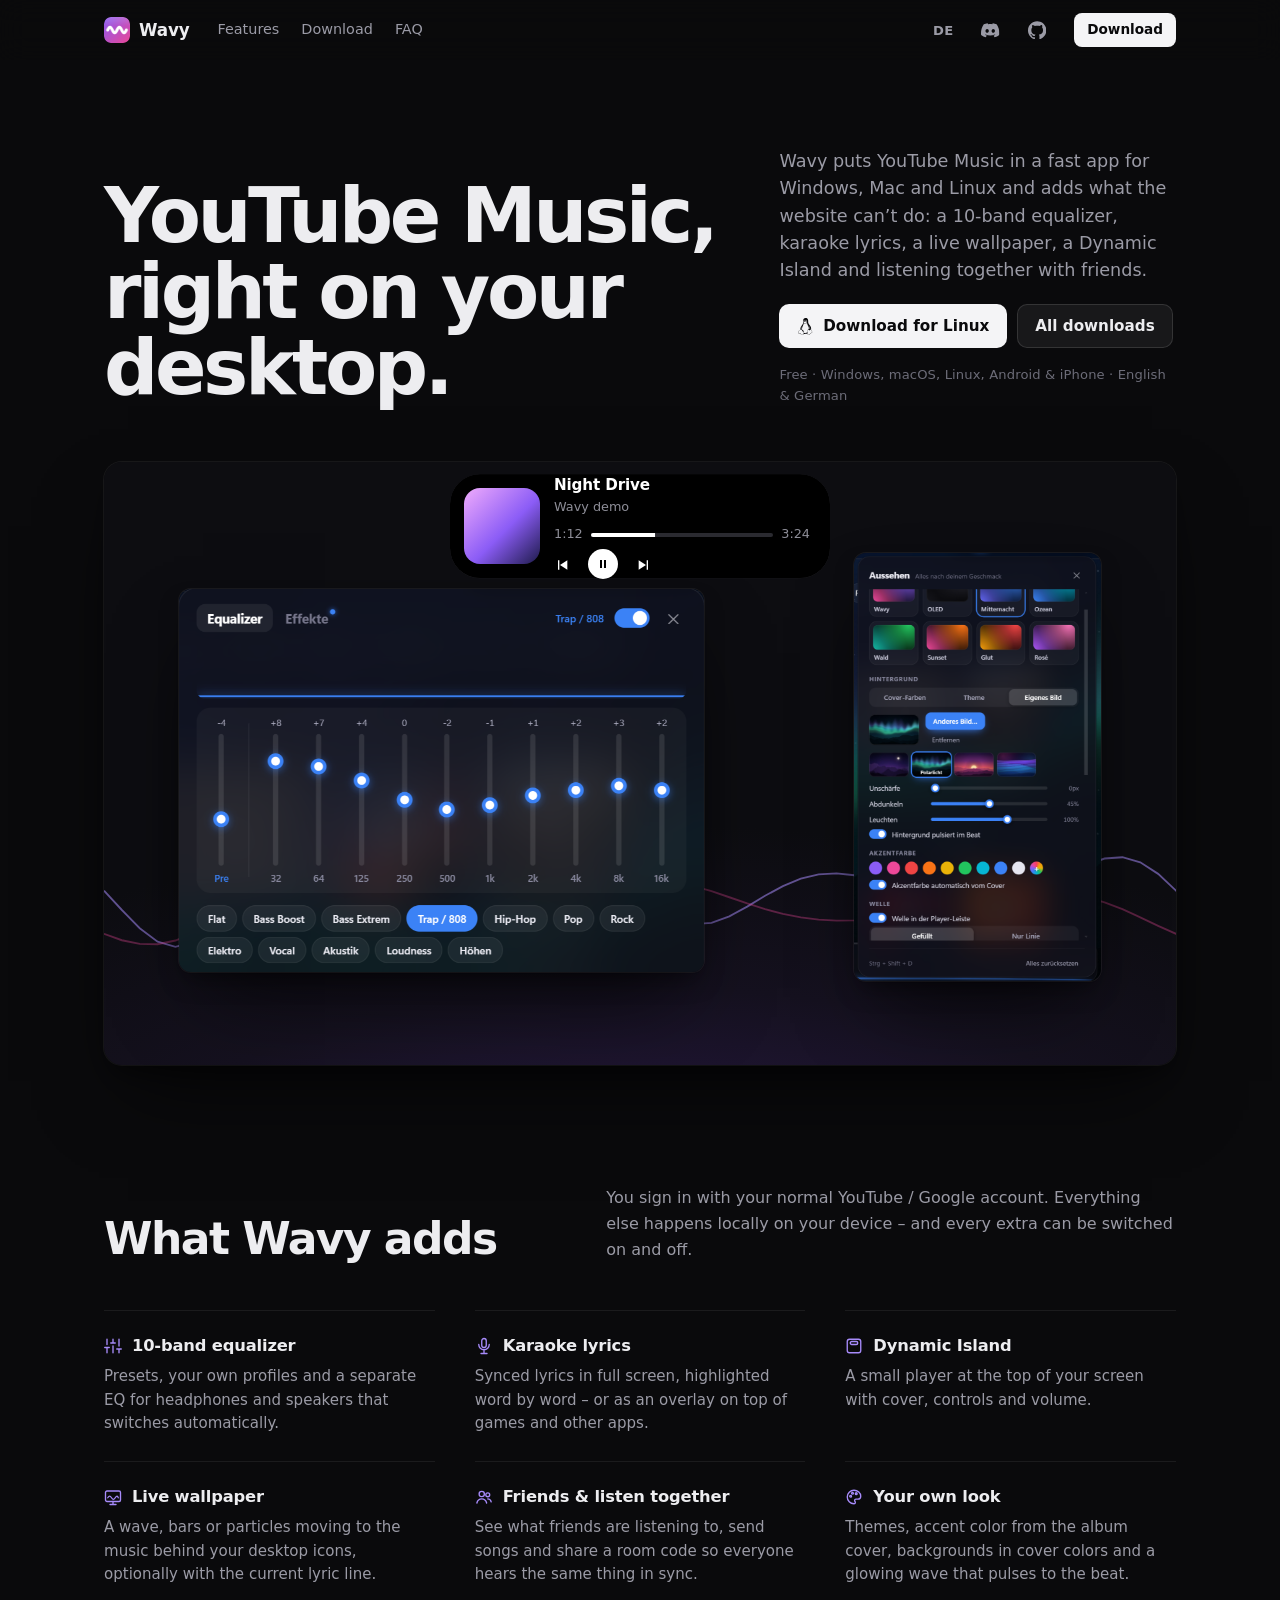
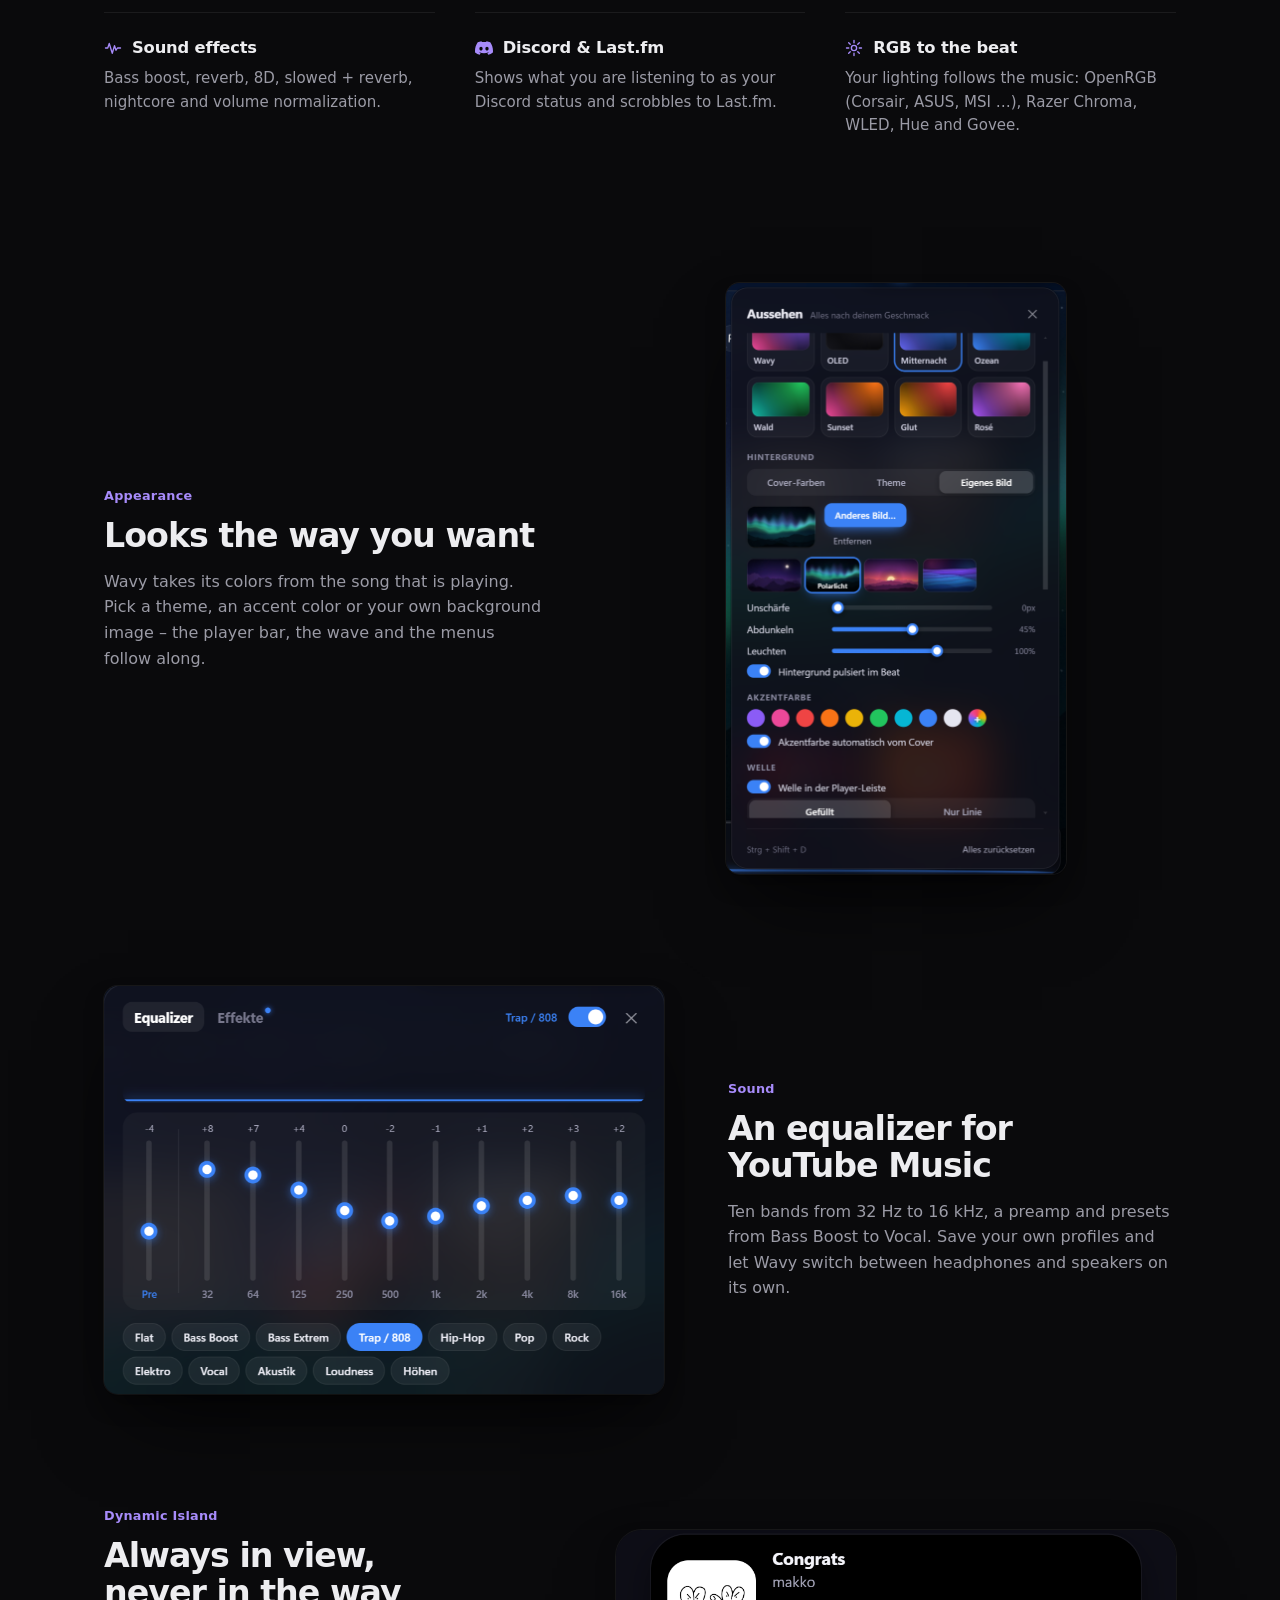
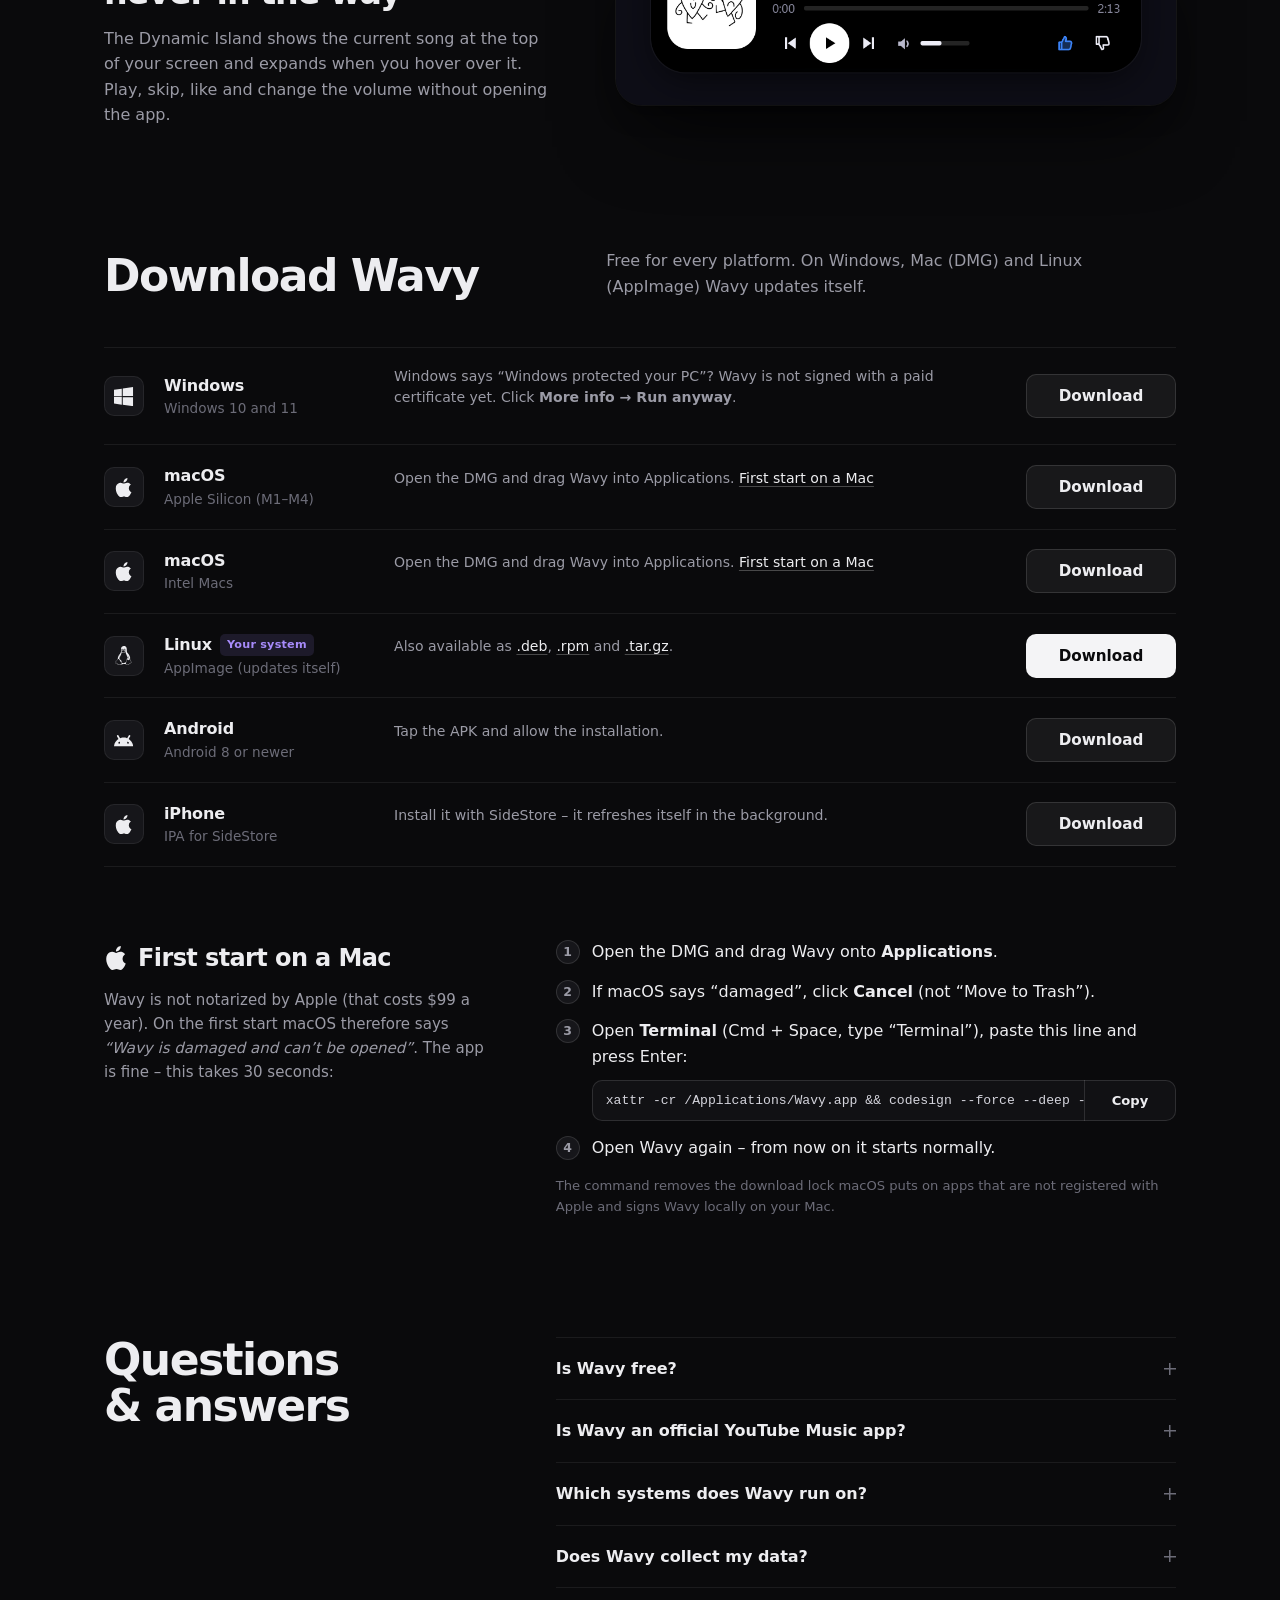
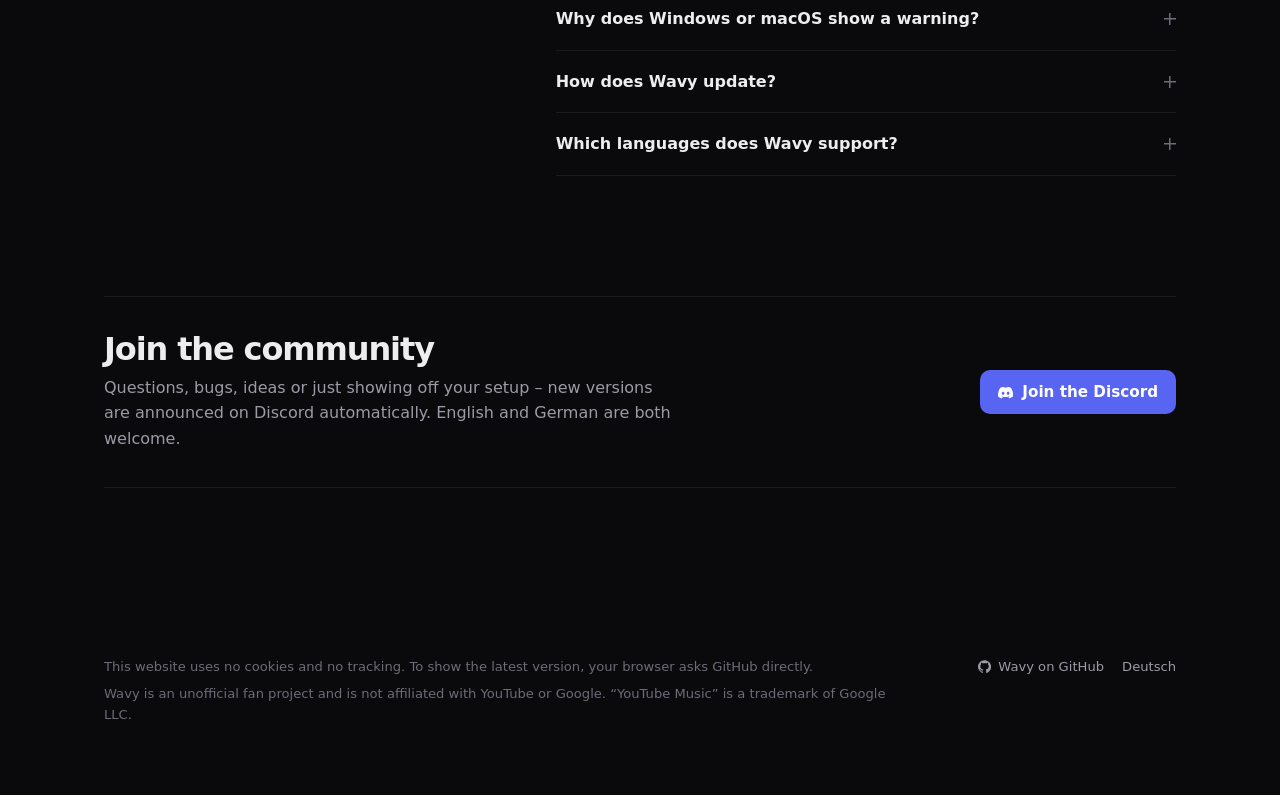
<file: index.html>
<!doctype html>
<html lang="en" class="no-js">
<head>
<meta charset="utf-8">
<meta name="viewport" content="width=device-width, initial-scale=1">
<title>Wavy – YouTube Music desktop app for Windows, Mac &amp; Linux</title>
<meta name="description" content="Wavy is a free YouTube Music desktop app for Windows, macOS, Linux, Android and iPhone – with equalizer, karaoke lyrics, live wallpaper, Dynamic Island, Discord status and listening together with friends.">
<link rel="canonical" href="https://jedplayyt.github.io/wavy/">
<link rel="alternate" hreflang="en" href="https://jedplayyt.github.io/wavy/">
<link rel="alternate" hreflang="de" href="https://jedplayyt.github.io/wavy/de/">
<link rel="alternate" hreflang="x-default" href="https://jedplayyt.github.io/wavy/">
<meta name="theme-color" content="#08080e">
<meta name="color-scheme" content="dark">
<link rel="icon" type="image/png" href="assets/img/logo.png">
<link rel="apple-touch-icon" href="assets/img/logo.png">
<meta property="og:type" content="website">
<meta property="og:site_name" content="Wavy">
<meta property="og:title" content="Wavy – YouTube Music desktop app for Windows, Mac &amp; Linux">
<meta property="og:description" content="Wavy is a free YouTube Music desktop app for Windows, macOS, Linux, Android and iPhone – with equalizer, karaoke lyrics, live wallpaper, Dynamic Island, Discord status and listening together with friends.">
<meta property="og:url" content="https://jedplayyt.github.io/wavy/">
<meta property="og:image" content="https://jedplayyt.github.io/wavy/assets/img/og-en.png">
<meta property="og:image:width" content="1200">
<meta property="og:image:height" content="630">
<meta property="og:image:alt" content="Wavy – YouTube Music as a desktop app">
<meta property="og:locale" content="en_US">
<meta name="twitter:card" content="summary_large_image">
<link rel="stylesheet" href="style.css">
<script type="application/ld+json">[{"@context":"https://schema.org","@type":"SoftwareApplication","name":"Wavy","description":"Wavy is a free YouTube Music desktop app for Windows, macOS, Linux, Android and iPhone – with equalizer, karaoke lyrics, live wallpaper, Dynamic Island, Discord status and listening together with friends.","url":"https://jedplayyt.github.io/wavy/","applicationCategory":"MultimediaApplication","applicationSubCategory":"Music player","operatingSystem":"Windows 10, Windows 11, macOS, Linux, Android, iOS","inLanguage":["en","de"],"offers":{"@type":"Offer","price":"0","priceCurrency":"EUR"},"downloadUrl":"https://github.com/JedPlayYT/wavy/releases/latest","image":"https://jedplayyt.github.io/wavy/assets/img/logo.png","screenshot":["https://jedplayyt.github.io/wavy/assets/img/eq.png","https://jedplayyt.github.io/wavy/assets/img/look.png","https://jedplayyt.github.io/wavy/assets/img/island.png"],"sameAs":["https://github.com/JedPlayYT/wavy","https://discord.gg/sMkQURNqbX"]},{"@context":"https://schema.org","@type":"FAQPage","mainEntity":[{"@type":"Question","name":"Is Wavy free?","acceptedAnswer":{"@type":"Answer","text":"Yes. Wavy is free on every platform, without ads from Wavy and without a subscription. You sign in with your normal YouTube / Google account."}},{"@type":"Question","name":"Is Wavy an official YouTube Music app?","acceptedAnswer":{"@type":"Answer","text":"No. Wavy is an unofficial fan project and is not affiliated with YouTube or Google. It shows the normal YouTube Music website in its own window and adds features on top."}},{"@type":"Question","name":"Which systems does Wavy run on?","acceptedAnswer":{"@type":"Answer","text":"Windows 10 and 11, macOS (Apple Silicon and Intel), Linux (AppImage, .deb, .rpm, .tar.gz), Android 8 or newer and iPhone via SideStore."}},{"@type":"Question","name":"Does Wavy collect my data?","acceptedAnswer":{"@type":"Answer","text":"No. There is no tracking and there are no advertising IDs. Settings, stats and history stay on your device. Wavy only connects to YouTube Music and to services you switch on yourself, such as lyrics, Last.fm, Discord or friends."}},{"@type":"Question","name":"Why does Windows or macOS show a warning?","acceptedAnswer":{"@type":"Answer","text":"Wavy is not signed with a paid certificate (Windows) and not notarized by Apple (Mac). On Windows click “More info → Run anyway”; on a Mac follow the short guide above. Every release is also checked on VirusTotal – the results are listed on the release page."}},{"@type":"Question","name":"How does Wavy update?","acceptedAnswer":{"@type":"Answer","text":"Wavy checks for a new version at startup and every few hours. Click “Update now”, Wavy restarts and your settings stay exactly as they are."}},{"@type":"Question","name":"Which languages does Wavy support?","acceptedAnswer":{"@type":"Answer","text":"English and German. Wavy follows your system language and you can switch it in the settings."}}]}]</script>
</head>
<body>
<svg width="0" height="0" style="position:absolute" aria-hidden="true"><symbol id="b-android" viewBox="0 0 24 24"><path d="M18.4395 5.5586c-.675 1.1664-1.352 2.3318-2.0274 3.498-.0366-.0155-.0742-.0286-.1113-.043-1.8249-.6957-3.484-.8-4.42-.787-1.8551.0185-3.3544.4643-4.2597.8203-.084-.1494-1.7526-3.021-2.0215-3.4864a1.1451 1.1451 0 0 0-.1406-.1914c-.3312-.364-.9054-.4859-1.379-.203-.475.282-.7136.9361-.3886 1.5019 1.9466 3.3696-.0966-.2158 1.9473 3.3593.0172.031-.4946.2642-1.3926 1.0177C2.8987 12.176.452 14.772 0 18.9902h24c-.119-1.1108-.3686-2.099-.7461-3.0683-.7438-1.9118-1.8435-3.2928-2.7402-4.1836a12.1048 12.1048 0 0 0-2.1309-1.6875c.6594-1.122 1.312-2.2559 1.9649-3.3848.2077-.3615.1886-.7956-.0079-1.1191a1.1001 1.1001 0 0 0-.8515-.5332c-.5225-.0536-.9392.3128-1.0488.5449zm-.0391 8.461c.3944.5926.324 1.3306-.1563 1.6503-.4799.3197-1.188.0985-1.582-.4941-.3944-.5927-.324-1.3307.1563-1.6504.4727-.315 1.1812-.1086 1.582.4941zM7.207 13.5273c.4803.3197.5506 1.0577.1563 1.6504-.394.5926-1.1038.8138-1.584.4941-.48-.3197-.5503-1.0577-.1563-1.6504.4008-.6021 1.1087-.8106 1.584-.4941z"/></symbol><symbol id="b-apple" viewBox="0 0 24 24"><path d="M12.152 6.896c-.948 0-2.415-1.078-3.96-1.04-2.04.027-3.91 1.183-4.961 3.014-2.117 3.675-.546 9.103 1.519 12.09 1.013 1.454 2.208 3.09 3.792 3.039 1.52-.065 2.09-.987 3.935-.987 1.831 0 2.35.987 3.96.948 1.637-.026 2.676-1.48 3.676-2.948 1.156-1.688 1.636-3.325 1.662-3.415-.039-.013-3.182-1.221-3.22-4.857-.026-3.04 2.48-4.494 2.597-4.559-1.429-2.09-3.623-2.324-4.39-2.376-2-.156-3.675 1.09-4.61 1.09zM15.53 3.83c.843-1.012 1.4-2.427 1.245-3.83-1.207.052-2.662.805-3.532 1.818-.78.896-1.454 2.338-1.273 3.714 1.338.104 2.715-.688 3.559-1.701"/></symbol><symbol id="b-discord" viewBox="0 0 24 24"><path d="M20.317 4.3698a19.7913 19.7913 0 00-4.8851-1.5152.0741.0741 0 00-.0785.0371c-.211.3753-.4447.8648-.6083 1.2495-1.8447-.2762-3.68-.2762-5.4868 0-.1636-.3933-.4058-.8742-.6177-1.2495a.077.077 0 00-.0785-.037 19.7363 19.7363 0 00-4.8852 1.515.0699.0699 0 00-.0321.0277C.5334 9.0458-.319 13.5799.0992 18.0578a.0824.0824 0 00.0312.0561c2.0528 1.5076 4.0413 2.4228 5.9929 3.0294a.0777.0777 0 00.0842-.0276c.4616-.6304.8731-1.2952 1.226-1.9942a.076.076 0 00-.0416-.1057c-.6528-.2476-1.2743-.5495-1.8722-.8923a.077.077 0 01-.0076-.1277c.1258-.0943.2517-.1923.3718-.2914a.0743.0743 0 01.0776-.0105c3.9278 1.7933 8.18 1.7933 12.0614 0a.0739.0739 0 01.0785.0095c.1202.099.246.1981.3728.2924a.077.077 0 01-.0066.1276 12.2986 12.2986 0 01-1.873.8914.0766.0766 0 00-.0407.1067c.3604.698.7719 1.3628 1.225 1.9932a.076.076 0 00.0842.0286c1.961-.6067 3.9495-1.5219 6.0023-3.0294a.077.077 0 00.0313-.0552c.5004-5.177-.8382-9.6739-3.5485-13.6604a.061.061 0 00-.0312-.0286zM8.02 15.3312c-1.1825 0-2.1569-1.0857-2.1569-2.419 0-1.3332.9555-2.4189 2.157-2.4189 1.2108 0 2.1757 1.0952 2.1568 2.419 0 1.3332-.9555 2.4189-2.1569 2.4189zm7.9748 0c-1.1825 0-2.1569-1.0857-2.1569-2.419 0-1.3332.9554-2.4189 2.1569-2.4189 1.2108 0 2.1757 1.0952 2.1568 2.419 0 1.3332-.946 2.4189-2.1568 2.4189Z"/></symbol><symbol id="b-github" viewBox="0 0 24 24"><path d="M12 .297c-6.63 0-12 5.373-12 12 0 5.303 3.438 9.8 8.205 11.385.6.113.82-.258.82-.577 0-.285-.01-1.04-.015-2.04-3.338.724-4.042-1.61-4.042-1.61C4.422 18.07 3.633 17.7 3.633 17.7c-1.087-.744.084-.729.084-.729 1.205.084 1.838 1.236 1.838 1.236 1.07 1.835 2.809 1.305 3.495.998.108-.776.417-1.305.76-1.605-2.665-.3-5.466-1.332-5.466-5.93 0-1.31.465-2.38 1.235-3.22-.135-.303-.54-1.523.105-3.176 0 0 1.005-.322 3.3 1.23.96-.267 1.98-.399 3-.405 1.02.006 2.04.138 3 .405 2.28-1.552 3.285-1.23 3.285-1.23.645 1.653.24 2.873.12 3.176.765.84 1.23 1.91 1.23 3.22 0 4.61-2.805 5.625-5.475 5.92.42.36.81 1.096.81 2.22 0 1.606-.015 2.896-.015 3.286 0 .315.21.69.825.57C20.565 22.092 24 17.592 24 12.297c0-6.627-5.373-12-12-12"/></symbol><symbol id="b-linux" viewBox="0 0 24 24"><path d="M12.504 0c-.155 0-.315.008-.48.021-4.226.333-3.105 4.807-3.17 6.298-.076 1.092-.3 1.953-1.05 3.02-.885 1.051-2.127 2.75-2.716 4.521-.278.832-.41 1.684-.287 2.489a.424.424 0 00-.11.135c-.26.268-.45.6-.663.839-.199.199-.485.267-.797.4-.313.136-.658.269-.864.68-.09.189-.136.394-.132.602 0 .199.027.4.055.536.058.399.116.728.04.97-.249.68-.28 1.145-.106 1.484.174.334.535.47.94.601.81.2 1.91.135 2.774.6.926.466 1.866.67 2.616.47.526-.116.97-.464 1.208-.946.587-.003 1.23-.269 2.26-.334.699-.058 1.574.267 2.577.2.025.134.063.198.114.333l.003.003c.391.778 1.113 1.132 1.884 1.071.771-.06 1.592-.536 2.257-1.306.631-.765 1.683-1.084 2.378-1.503.348-.199.629-.469.649-.853.023-.4-.2-.811-.714-1.376v-.097l-.003-.003c-.17-.2-.25-.535-.338-.926-.085-.401-.182-.786-.492-1.046h-.003c-.059-.054-.123-.067-.188-.135a.357.357 0 00-.19-.064c.431-1.278.264-2.55-.173-3.694-.533-1.41-1.465-2.638-2.175-3.483-.796-1.005-1.576-1.957-1.56-3.368.026-2.152.236-6.133-3.544-6.139zm.529 3.405h.013c.213 0 .396.062.584.198.19.135.33.332.438.533.105.259.158.459.166.724 0-.02.006-.04.006-.06v.105a.086.086 0 01-.004-.021l-.004-.024a1.807 1.807 0 01-.15.706.953.953 0 01-.213.335.71.71 0 00-.088-.042c-.104-.045-.198-.064-.284-.133a1.312 1.312 0 00-.22-.066c.05-.06.146-.133.183-.198.053-.128.082-.264.088-.402v-.02a1.21 1.21 0 00-.061-.4c-.045-.134-.101-.2-.183-.333-.084-.066-.167-.132-.267-.132h-.016c-.093 0-.176.03-.262.132a.8.8 0 00-.205.334 1.18 1.18 0 00-.09.4v.019c.002.089.008.179.02.267-.193-.067-.438-.135-.607-.202a1.635 1.635 0 01-.018-.2v-.02a1.772 1.772 0 01.15-.768c.082-.22.232-.406.43-.533a.985.985 0 01.594-.2zm-2.962.059h.036c.142 0 .27.048.399.135.146.129.264.288.344.465.09.199.14.4.153.667v.004c.007.134.006.2-.002.266v.08c-.03.007-.056.018-.083.024-.152.055-.274.135-.393.2.012-.09.013-.18.003-.267v-.015c-.012-.133-.04-.2-.082-.333a.613.613 0 00-.166-.267.248.248 0 00-.183-.064h-.021c-.071.006-.13.04-.186.132a.552.552 0 00-.12.27.944.944 0 00-.023.33v.015c.012.135.037.2.08.334.046.134.098.2.166.268.01.009.02.018.034.024-.07.057-.117.07-.176.136a.304.304 0 01-.131.068 2.62 2.62 0 01-.275-.402 1.772 1.772 0 01-.155-.667 1.759 1.759 0 01.08-.668 1.43 1.43 0 01.283-.535c.128-.133.26-.2.418-.2zm1.37 1.706c.332 0 .733.065 1.216.399.293.2.523.269 1.052.468h.003c.255.136.405.266.478.399v-.131a.571.571 0 01.016.47c-.123.31-.516.643-1.063.842v.002c-.268.135-.501.333-.775.465-.276.135-.588.292-1.012.267a1.139 1.139 0 01-.448-.067 3.566 3.566 0 01-.322-.198c-.195-.135-.363-.332-.612-.465v-.005h-.005c-.4-.246-.616-.512-.686-.71-.07-.268-.005-.47.193-.6.224-.135.38-.271.483-.336.104-.074.143-.102.176-.131h.002v-.003c.169-.202.436-.47.839-.601.139-.036.294-.065.466-.065zm2.8 2.142c.358 1.417 1.196 3.475 1.735 4.473.286.534.855 1.659 1.102 3.024.156-.005.33.018.513.064.646-1.671-.546-3.467-1.089-3.966-.22-.2-.232-.335-.123-.335.59.534 1.365 1.572 1.646 2.757.13.535.16 1.104.021 1.67.067.028.135.06.205.067 1.032.534 1.413.938 1.23 1.537v-.043c-.06-.003-.12 0-.18 0h-.016c.151-.467-.182-.825-1.065-1.224-.915-.4-1.646-.336-1.77.465-.008.043-.013.066-.018.135-.068.023-.139.053-.209.064-.43.268-.662.669-.793 1.187-.13.533-.17 1.156-.205 1.869v.003c-.02.334-.17.838-.319 1.35-1.5 1.072-3.58 1.538-5.348.334a2.645 2.645 0 00-.402-.533 1.45 1.45 0 00-.275-.333c.182 0 .338-.03.465-.067a.615.615 0 00.314-.334c.108-.267 0-.697-.345-1.163-.345-.467-.931-.995-1.788-1.521-.63-.4-.986-.87-1.15-1.396-.165-.534-.143-1.085-.015-1.645.245-1.07.873-2.11 1.274-2.763.107-.065.037.135-.408.974-.396.751-1.14 2.497-.122 3.854a8.123 8.123 0 01.647-2.876c.564-1.278 1.743-3.504 1.836-5.268.048.036.217.135.289.202.218.133.38.333.59.465.21.201.477.335.876.335.039.003.075.006.11.006.412 0 .73-.134.997-.268.29-.134.52-.334.74-.4h.005c.467-.135.835-.402 1.044-.7zm2.185 8.958c.037.6.343 1.245.882 1.377.588.134 1.434-.333 1.791-.765l.211-.01c.315-.007.577.01.847.268l.003.003c.208.199.305.53.391.876.085.4.154.78.409 1.066.486.527.645.906.636 1.14l.003-.007v.018l-.003-.012c-.015.262-.185.396-.498.595-.63.401-1.746.712-2.457 1.57-.618.737-1.37 1.14-2.036 1.191-.664.053-1.237-.2-1.574-.898l-.005-.003c-.21-.4-.12-1.025.056-1.69.176-.668.428-1.344.463-1.897.037-.714.076-1.335.195-1.814.12-.465.308-.797.641-.984l.045-.022zm-10.814.049h.01c.053 0 .105.005.157.014.376.055.706.333 1.023.752l.91 1.664.003.003c.243.533.754 1.064 1.189 1.637.434.598.77 1.131.729 1.57v.006c-.057.744-.48 1.148-1.125 1.294-.645.135-1.52.002-2.395-.464-.968-.536-2.118-.469-2.857-.602-.369-.066-.61-.2-.723-.4-.11-.2-.113-.602.123-1.23v-.004l.002-.003c.117-.334.03-.752-.027-1.118-.055-.401-.083-.71.043-.94.16-.334.396-.4.69-.533.294-.135.64-.202.915-.47h.002v-.002c.256-.268.445-.601.668-.838.19-.201.38-.336.663-.336zm7.159-9.074c-.435.201-.945.535-1.488.535-.542 0-.97-.267-1.28-.466-.154-.134-.28-.268-.373-.335-.164-.134-.144-.333-.074-.333.109.016.129.134.199.2.096.066.215.2.36.333.292.2.68.467 1.167.467.485 0 1.053-.267 1.398-.466.195-.135.445-.334.648-.467.156-.136.149-.267.279-.267.128.016.034.134-.147.332a8.097 8.097 0 01-.69.468zm-1.082-1.583V5.64c-.006-.02.013-.042.029-.05.074-.043.18-.027.26.004.063 0 .16.067.15.135-.006.049-.085.066-.135.066-.055 0-.092-.043-.141-.068-.052-.018-.146-.008-.163-.065zm-.551 0c-.02.058-.113.049-.166.066-.047.025-.086.068-.14.068-.05 0-.13-.02-.136-.068-.01-.066.088-.133.15-.133.08-.031.184-.047.259-.005.019.009.036.03.03.05v.02h.003z"/></symbol><symbol id="b-windows" viewBox="0 0 24 24"><path d="M0 3.45 9.75 2.1v9.45H0zm10.95-1.5L24 0v11.4H10.95zM0 12.6h9.75v9.45L0 20.7zm10.95.15H24V24l-13.05-1.8z"/></symbol></svg>
<a class="skip" href="#main">Skip to content</a>
<header>
  <div class="wrap bar">
    <a class="brand" href="./"><img src="assets/img/logo.png" alt="" width="26" height="26">Wavy</a>
    <nav class="links" aria-label="Main"><a href="#features">Features</a><a href="#download">Download</a><a href="#faq">FAQ</a></nav>
    <span class="sp"></span>
    <a class="lang" href="de/" hreflang="de" lang="de" title="Deutsch">DE</a>
    <a class="iconlink" href="https://discord.gg/sMkQURNqbX" aria-label="Discord" rel="noopener"><svg class="i" aria-hidden="true"><use href="#b-discord"/></svg></a>
    <a class="iconlink" href="https://github.com/JedPlayYT/wavy" aria-label="GitHub" rel="noopener"><svg class="i" aria-hidden="true"><use href="#b-github"/></svg></a>
    <a class="btn primary small" href="#download">Download</a>
  </div>
</header>
<main id="main">
<section class="hero">
  <div class="wrap">
    <div class="hero-copy">
      <h1 class="up">YouTube&nbsp;Music, right on your desktop.</h1>
      <div class="up">
        <p class="lead">Wavy puts YouTube Music in a fast app for Windows, Mac and Linux and adds what the website can’t do: a 10-band equalizer, karaoke lyrics, a live wallpaper, a Dynamic Island and listening together with friends.</p>
        <div class="cta">
          <a class="btn primary" id="hero-dl" href="#download"><svg class="i" aria-hidden="true"><use href="#b-windows"/></svg><span>Download Wavy</span></a>
          <a class="btn ghost" href="#download">All downloads</a>
        </div>
        <p class="meta">Free · Windows, macOS, Linux, Android & iPhone · English & German</p>
      </div>
    </div>
    <div class="stage up" aria-label="Wavy Dynamic Island with song controls">
      <svg class="wall" viewBox="0 0 2400 300" preserveAspectRatio="none" aria-hidden="true">
        <g><path stroke="rgba(167,139,250,.55)" d="M0 150.0L20 170.9L40 190.6L60 205.1L80 210.7L100 205.4L120 189.3L140 164.4L160 135.1L180 106.6L200 84.4L220 73.2L240 75.4L260 91.1L280 117.5L300 150.0L320 182.5L340 208.9L360 224.6L380 226.8L400 215.6L420 193.4L440 164.9L460 135.6L480 110.7L500 94.6L520 89.3L540 94.9L560 109.4L580 129.1L600 150.0L620 168.2L640 180.7L660 186.2L680 184.8L700 177.7L720 167.2L740 155.5L760 145.0L780 137.0L800 132.4L820 131.3L840 133.3L860 137.6L880 143.4L900 150.0L920 156.6L940 162.4L960 166.7L980 168.7L1000 167.6L1020 163.0L1040 155.0L1060 144.5L1080 132.8L1100 122.3L1120 115.2L1140 113.8L1160 119.3L1180 131.8L1200 150.0L1220 170.9L1240 190.6L1260 205.1L1280 210.7L1300 205.4L1320 189.3L1340 164.4L1360 135.1L1380 106.6L1400 84.4L1420 73.2L1440 75.4L1460 91.1L1480 117.5L1500 150.0L1520 182.5L1540 208.9L1560 224.6L1580 226.8L1600 215.6L1620 193.4L1640 164.9L1660 135.6L1680 110.7L1700 94.6L1720 89.3L1740 94.9L1760 109.4L1780 129.1L1800 150.0L1820 168.2L1840 180.7L1860 186.2L1880 184.8L1900 177.7L1920 167.2L1940 155.5L1960 145.0L1980 137.0L2000 132.4L2020 131.3L2040 133.3L2060 137.6L2080 143.4L2100 150.0L2120 156.6L2140 162.4L2160 166.7L2180 168.7L2200 167.6L2220 163.0L2240 155.0L2260 144.5L2280 132.8L2300 122.3L2320 115.2L2340 113.8L2360 119.3L2380 131.8L2400 150.0"/></g>
        <g><path stroke="rgba(236,72,153,.35)" d="M0 196.7L20 203.6L40 207.6L60 207.9L80 203.9L100 195.9L120 184.2L140 170.0L160 154.8L180 140.1L200 127.9L220 119.5L240 116.1L260 118.1L280 125.6L300 137.7L320 153.0L340 170.0L360 186.7L380 201.2L400 212.1L420 218.3L440 219.3L460 215.4L480 207.2L500 195.9L520 183.0L540 170.0L560 158.4L580 149.3L600 143.3L620 140.8L640 141.6L660 145.1L680 150.5L700 157.1L720 163.8L740 170.0L760 175.1L780 178.9L800 181.3L820 182.3L840 182.1L860 180.9L880 179.0L900 176.5L920 173.4L940 170.0L960 166.3L980 162.4L1000 158.7L1020 155.5L1040 153.3L1060 152.6L1080 153.8L1100 157.1L1120 162.6L1140 170.0L1160 178.8L1180 188.0L1200 196.7L1220 203.6L1240 207.6L1260 207.9L1280 203.9L1300 195.9L1320 184.2L1340 170.0L1360 154.8L1380 140.1L1400 127.9L1420 119.5L1440 116.1L1460 118.1L1480 125.6L1500 137.7L1520 153.0L1540 170.0L1560 186.7L1580 201.2L1600 212.1L1620 218.3L1640 219.3L1660 215.4L1680 207.2L1700 195.9L1720 183.0L1740 170.0L1760 158.4L1780 149.3L1800 143.3L1820 140.8L1840 141.6L1860 145.1L1880 150.5L1900 157.1L1920 163.8L1940 170.0L1960 175.1L1980 178.9L2000 181.3L2020 182.3L2040 182.1L2060 180.9L2080 179.0L2100 176.5L2120 173.4L2140 170.0L2160 166.3L2180 162.4L2200 158.7L2220 155.5L2240 153.3L2260 152.6L2280 153.8L2300 157.1L2320 162.6L2340 170.0L2360 178.8L2380 188.0L2400 196.7"/></g>
      </svg>
      <div class="win w-eq"><img src="assets/img/eq.png" alt="Wavy equalizer with ten bands" width="897" height="654" fetchpriority="high"></div>
      <div class="win w-look"><img src="assets/img/look.png" alt="Wavy appearance settings" width="684" height="1188"></div>
      <div class="isl" tabindex="0" role="button" aria-expanded="false" aria-label="Dynamic Island">
        <div class="bg"></div>
        <div class="mini"><span class="cv"></span><span class="eqb"><i></i><i></i><i></i><i></i></span></div>
        <div class="full">
          <span class="cv"></span>
          <div class="info">
            <b>Night Drive</b><span>Wavy demo</span>
            <div class="prog"><span>1:12</span><div class="track"><i></i></div><span>3:24</span></div>
            <div class="ctl"><svg viewBox="0 0 24 24"><path d="M6 5h2v14H6zM20 5v14L9 12z"/></svg><span class="pp"><svg viewBox="0 0 24 24"><path d="M6 4h4v16H6zM14 4h4v16h-4z"/></svg></span><svg viewBox="0 0 24 24"><path d="M16 5h2v14h-2zM4 5l11 7-11 7z"/></svg></div>
          </div>
        </div>
      </div>
      <p class="hint">Try it: hover or tap the island.</p>
    </div>
  </div>
</section>

<section id="features">
  <div class="wrap">
    <div class="sec-head rv"><h2>What Wavy adds</h2><p>You sign in with your normal YouTube / Google account. Everything else happens locally on your device – and every extra can be switched on and off.</p></div>
    <div class="flist">
      <div class="frow rv"><h3><svg viewBox="0 0 24 24" aria-hidden="true"><path d="M4 21v-7M4 10V3M12 21v-9M12 8V3M20 21v-5M20 12V3M1 14h6M9 8h6M17 16h6"/></svg>10-band equalizer</h3><p>Presets, your own profiles and a separate EQ for headphones and speakers that switches automatically.</p></div>
      <div class="frow rv"><h3><svg viewBox="0 0 24 24" aria-hidden="true"><rect x="9" y="2" width="6" height="12" rx="3"/><path d="M5 10a7 7 0 0 0 14 0M12 17v5M8 22h8"/></svg>Karaoke lyrics</h3><p>Synced lyrics in full screen, highlighted word by word – or as an overlay on top of games and other apps.</p></div>
      <div class="frow rv"><h3><svg viewBox="0 0 24 24" aria-hidden="true"><rect x="3" y="3" width="18" height="18" rx="3"/><rect x="7" y="6" width="10" height="4" rx="2"/></svg>Dynamic Island</h3><p>A small player at the top of your screen with cover, controls and volume.</p></div>
      <div class="frow rv"><h3><svg viewBox="0 0 24 24" aria-hidden="true"><rect x="2" y="4" width="20" height="14" rx="2"/><path d="M8 22h8M12 18v4M5 13c2-3 3-3 5 0s3 3 5 0 3-3 4 0"/></svg>Live wallpaper</h3><p>A wave, bars or particles moving to the music behind your desktop icons, optionally with the current lyric line.</p></div>
      <div class="frow rv"><h3><svg viewBox="0 0 24 24" aria-hidden="true"><circle cx="9" cy="8" r="3.5"/><path d="M2.5 20c.8-3.4 3.4-5.5 6.5-5.5s5.7 2.1 6.5 5.5"/><circle cx="17" cy="9" r="2.6"/><path d="M17 14.5c2.3 0 4 1.5 4.6 4"/></svg>Friends & listen together</h3><p>See what friends are listening to, send songs and share a room code so everyone hears the same thing in sync.</p></div>
      <div class="frow rv"><h3><svg viewBox="0 0 24 24" aria-hidden="true"><path d="M12 3a9 9 0 1 0 0 18c1.2 0 1.8-.8 1.8-1.7 0-1.3-1-1.6-1-2.8 0-1 .8-1.6 1.8-1.6H17a4 4 0 0 0 4-4C21 6.6 17 3 12 3Z"/><circle cx="7.5" cy="11" r="1.2"/><circle cx="10" cy="7" r="1.2"/><circle cx="15" cy="7.5" r="1.2"/></svg>Your own look</h3><p>Themes, accent color from the album cover, backgrounds in cover colors and a glowing wave that pulses to the beat.</p></div>
      <div class="frow rv"><h3><svg viewBox="0 0 24 24" aria-hidden="true"><path d="M2 12h3l2-6 4 13 3-10 2 6 2-3h4"/></svg>Sound effects</h3><p>Bass boost, reverb, 8D, slowed + reverb, nightcore and volume normalization.</p></div>
      <div class="frow rv"><h3><svg class="i" aria-hidden="true"><use href="#b-discord"/></svg>Discord & Last.fm</h3><p>Shows what you are listening to as your Discord status and scrobbles to Last.fm.</p></div>
      <div class="frow rv"><h3><svg viewBox="0 0 24 24" aria-hidden="true"><circle cx="12" cy="12" r="3.5"/><path d="M12 2v3M12 19v3M4.9 4.9l2.1 2.1M17 17l2.1 2.1M2 12h3M19 12h3M4.9 19.1 7 17M17 7l2.1-2.1"/></svg>RGB to the beat</h3><p>Your lighting follows the music: OpenRGB (Corsair, ASUS, MSI …), Razer Chroma, WLED, Hue and Govee.</p></div>
    </div>
  </div>
</section>

<section>
  <div class="wrap">
    <div class="show rv"><div class="txt"><span class="eyebrow">Appearance</span><h3>Looks the way you want</h3><p>Wavy takes its colors from the song that is playing. Pick a theme, an accent color or your own background image – the player bar, the wave and the menus follow along.</p></div><div class="pic tall"><img src="assets/img/look.png" alt="Wavy appearance settings" width="684" height="1188" loading="lazy"></div></div>
    <div class="show rev rv"><div class="txt"><span class="eyebrow">Sound</span><h3>An equalizer for YouTube Music</h3><p>Ten bands from 32 Hz to 16 kHz, a preamp and presets from Bass Boost to Vocal. Save your own profiles and let Wavy switch between headphones and speakers on its own.</p></div><div class="pic"><img src="assets/img/eq.png" alt="Wavy equalizer with ten bands" width="897" height="654" loading="lazy"></div></div>
    <div class="show rv"><div class="txt"><span class="eyebrow">Dynamic Island</span><h3>Always in view, never in the way</h3><p>The Dynamic Island shows the current song at the top of your screen and expands when you hover over it. Play, skip, like and change the volume without opening the app.</p></div><div class="pic flat"><img src="assets/img/island.png" alt="Wavy Dynamic Island with song controls" width="960" height="300" loading="lazy"></div></div>
  </div>
</section>

<section id="download">
  <div class="wrap">
    <div class="sec-head rv"><h2>Download Wavy</h2><p>Free for every platform. On Windows, Mac (DMG) and Linux (AppImage) Wavy updates itself.</p></div>
    <div class="dlist">
      <div class="drow rv" data-os="windows"><div class="logo"><svg class="i" aria-hidden="true"><use href="#b-windows"/></svg></div><div><h3>Windows <span class="tag">Your system</span></h3><div class="sub">Windows 10 and 11</div></div><p class="note">Windows says “Windows protected your PC”? Wavy is not signed with a paid certificate yet. Click <b>More info → Run anyway</b>.<span class="file"></span></p><a class="btn ghost" href="https://github.com/JedPlayYT/wavy/releases/latest">Download</a></div>
      <div class="drow rv" data-os="macArm"><div class="logo"><svg class="i" aria-hidden="true"><use href="#b-apple"/></svg></div><div><h3>macOS <span class="tag">Your system</span></h3><div class="sub">Apple Silicon (M1–M4)</div></div><p class="note">Open the DMG and drag Wavy into Applications. <a href="#mac">First start on a Mac</a><span class="file"></span></p><a class="btn ghost" href="https://github.com/JedPlayYT/wavy/releases/latest">Download</a></div>
      <div class="drow rv" data-os="macIntel"><div class="logo"><svg class="i" aria-hidden="true"><use href="#b-apple"/></svg></div><div><h3>macOS <span class="tag">Your system</span></h3><div class="sub">Intel Macs</div></div><p class="note">Open the DMG and drag Wavy into Applications. <a href="#mac">First start on a Mac</a><span class="file"></span></p><a class="btn ghost" href="https://github.com/JedPlayYT/wavy/releases/latest">Download</a></div>
      <div class="drow rv" data-os="linux"><div class="logo"><svg class="i" aria-hidden="true"><use href="#b-linux"/></svg></div><div><h3>Linux <span class="tag">Your system</span></h3><div class="sub">AppImage (updates itself)</div></div><p class="note">Also available as <a data-asset="deb">.deb</a>, <a data-asset="rpm">.rpm</a> and <a data-asset="tar">.tar.gz</a>.<span class="file"></span></p><a class="btn ghost" href="https://github.com/JedPlayYT/wavy/releases/latest">Download</a></div>
      <div class="drow rv" data-os="android"><div class="logo"><svg class="i" aria-hidden="true"><use href="#b-android"/></svg></div><div><h3>Android <span class="tag">Your system</span></h3><div class="sub">Android 8 or newer</div></div><p class="note">Tap the APK and allow the installation.<span class="file"></span></p><a class="btn ghost" href="https://github.com/JedPlayYT/wavy/releases/latest">Download</a></div>
      <div class="drow rv" data-os="iphone"><div class="logo"><svg class="i" aria-hidden="true"><use href="#b-apple"/></svg></div><div><h3>iPhone <span class="tag">Your system</span></h3><div class="sub">IPA for SideStore</div></div><p class="note">Install it with SideStore – it refreshes itself in the background.<span class="file"></span></p><a class="btn ghost" href="https://github.com/JedPlayYT/wavy/releases/latest">Download</a></div>
    </div>
    <p class="ver" hidden>Version <span data-version></span> · <a href="https://github.com/JedPlayYT/wavy/releases">All downloads</a></p>

    <div class="mac rv" id="mac">
      <div><h3><svg class="i" aria-hidden="true"><use href="#b-apple"/></svg> First start on a Mac</h3><p class="intro">Wavy is not notarized by Apple (that costs $99 a year). On the first start macOS therefore says <i>“Wavy is damaged and can’t be opened”</i>. The app is fine – this takes 30 seconds:</p></div>
      <div>
        <ol>
          <li>Open the DMG and drag Wavy onto <b>Applications</b>.</li>
          <li>If macOS says “damaged”, click <b>Cancel</b> (not “Move to Trash”).</li>
          <li>Open <b>Terminal</b> (Cmd + Space, type “Terminal”), paste this line and press Enter:<div class="code"><code>xattr -cr /Applications/Wavy.app &amp;&amp; codesign --force --deep --sign - /Applications/Wavy.app</code><button type="button"><span>Copy</span></button></div></li>
          <li>Open Wavy again – from now on it starts normally.</li>
        </ol>
        <p class="small">The command removes the download lock macOS puts on apps that are not registered with Apple and signs Wavy locally on your Mac.</p>
      </div>
    </div>
  </div>
</section>

<section id="faq">
  <div class="wrap faq-grid">
    <h2 class="rv">Questions & answers</h2>
    <div class="faq rv">
      <details><summary>Is Wavy free?</summary><p>Yes. Wavy is free on every platform, without ads from Wavy and without a subscription. You sign in with your normal YouTube / Google account.</p></details>
      <details><summary>Is Wavy an official YouTube Music app?</summary><p>No. Wavy is an unofficial fan project and is not affiliated with YouTube or Google. It shows the normal YouTube Music website in its own window and adds features on top.</p></details>
      <details><summary>Which systems does Wavy run on?</summary><p>Windows 10 and 11, macOS (Apple Silicon and Intel), Linux (AppImage, .deb, .rpm, .tar.gz), Android 8 or newer and iPhone via SideStore.</p></details>
      <details><summary>Does Wavy collect my data?</summary><p>No. There is no tracking and there are no advertising IDs. Settings, stats and history stay on your device. Wavy only connects to YouTube Music and to services you switch on yourself, such as lyrics, Last.fm, Discord or friends.</p></details>
      <details><summary>Why does Windows or macOS show a warning?</summary><p>Wavy is not signed with a paid certificate (Windows) and not notarized by Apple (Mac). On Windows click “More info → Run anyway”; on a Mac follow the short guide above. Every release is also checked on VirusTotal – the results are listed on the release page.</p></details>
      <details><summary>How does Wavy update?</summary><p>Wavy checks for a new version at startup and every few hours. Click “Update now”, Wavy restarts and your settings stay exactly as they are.</p></details>
      <details><summary>Which languages does Wavy support?</summary><p>English and German. Wavy follows your system language and you can switch it in the settings.</p></details>
    </div>
  </div>
</section>

<section>
  <div class="wrap">
    <div class="community rv"><div><h2>Join the community</h2><p>Questions, bugs, ideas or just showing off your setup – new versions are announced on Discord automatically. English and German are both welcome.</p></div><a class="btn discord" href="https://discord.gg/sMkQURNqbX" rel="noopener"><svg class="i" aria-hidden="true"><use href="#b-discord"/></svg>Join the Discord</a></div>
  </div>
</section>
</main>
<footer>
  <div class="wrap row">
    <div><p>This website uses no cookies and no tracking. To show the latest version, your browser asks GitHub directly.</p><p>Wavy is an unofficial fan project and is not affiliated with YouTube or Google. “YouTube Music” is a trademark of Google LLC.</p></div>
    <div class="links"><a href="https://github.com/JedPlayYT/wavy" rel="noopener"><svg class="i" aria-hidden="true"><use href="#b-github"/></svg> Wavy on GitHub</a><a href="de/" lang="de">Deutsch</a></div>
  </div>
</footer>
<script src="site.js" defer></script>
</body>
</html>
</file>
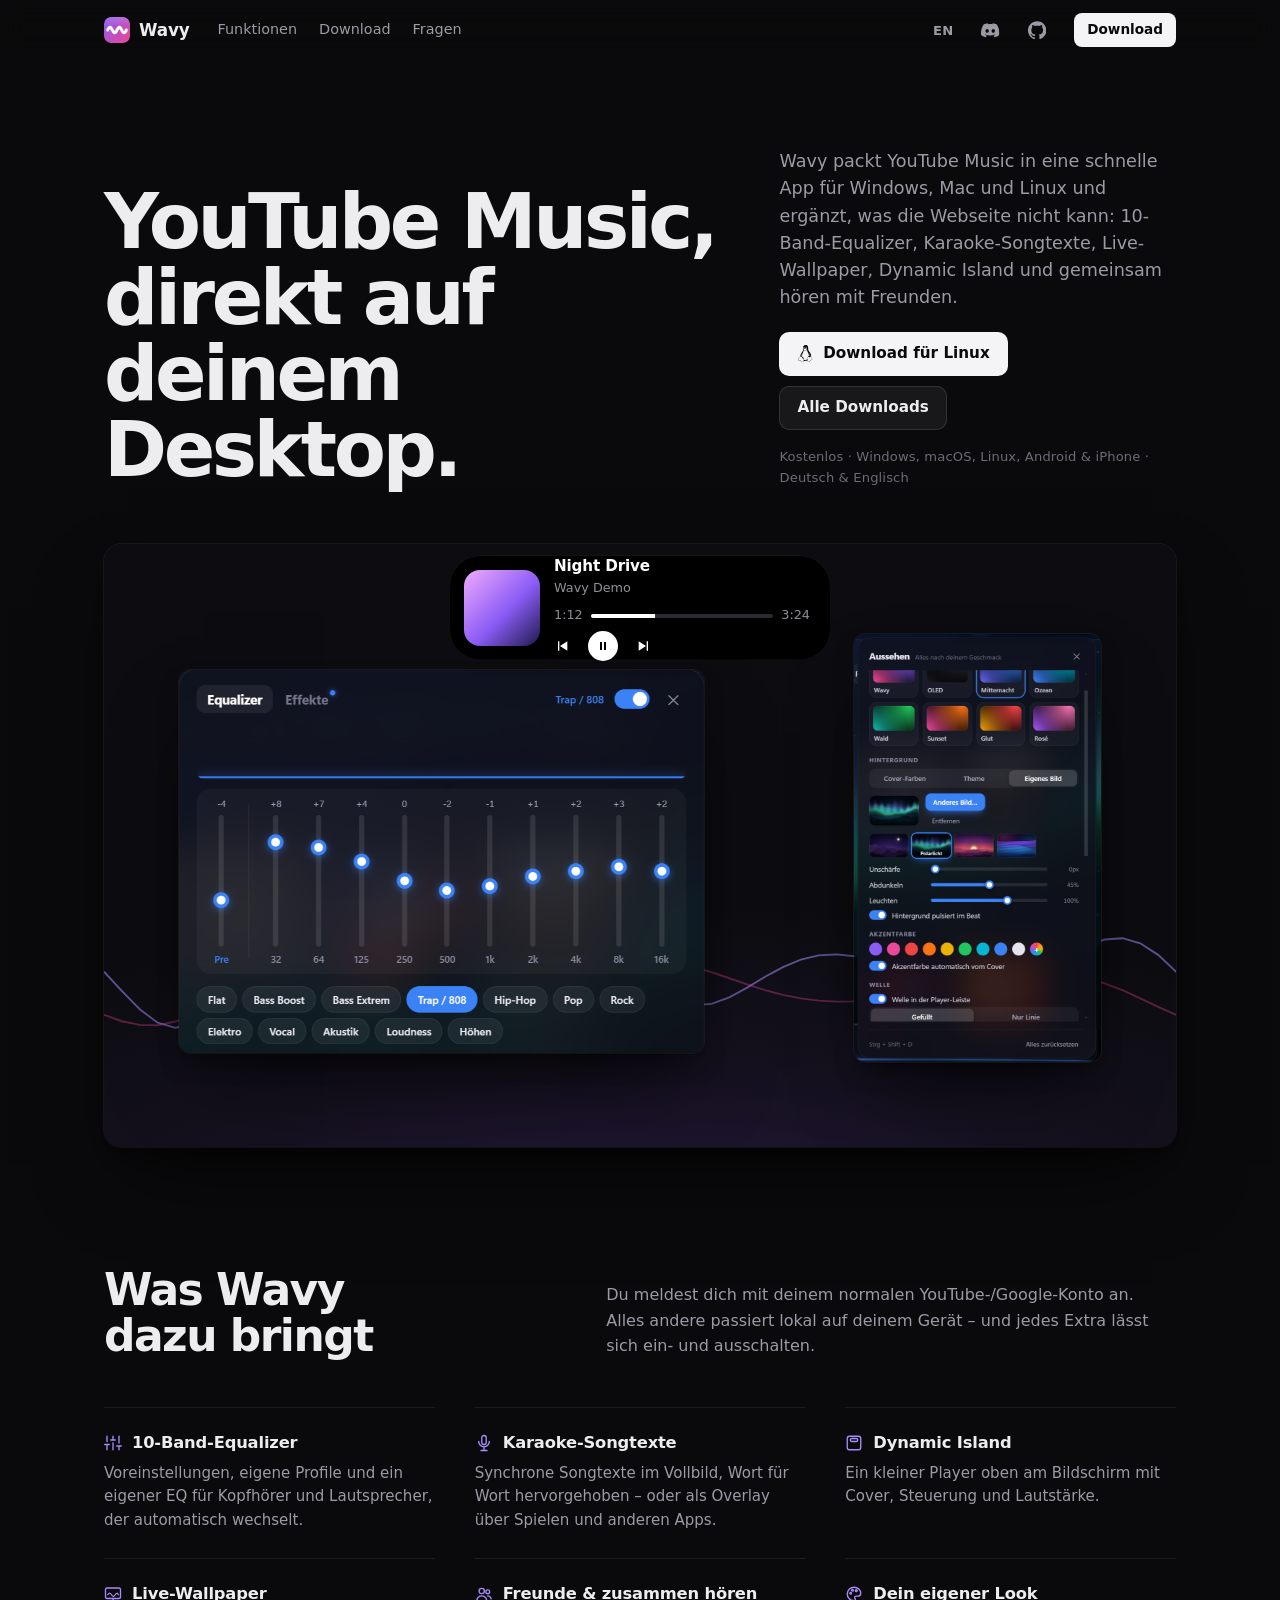
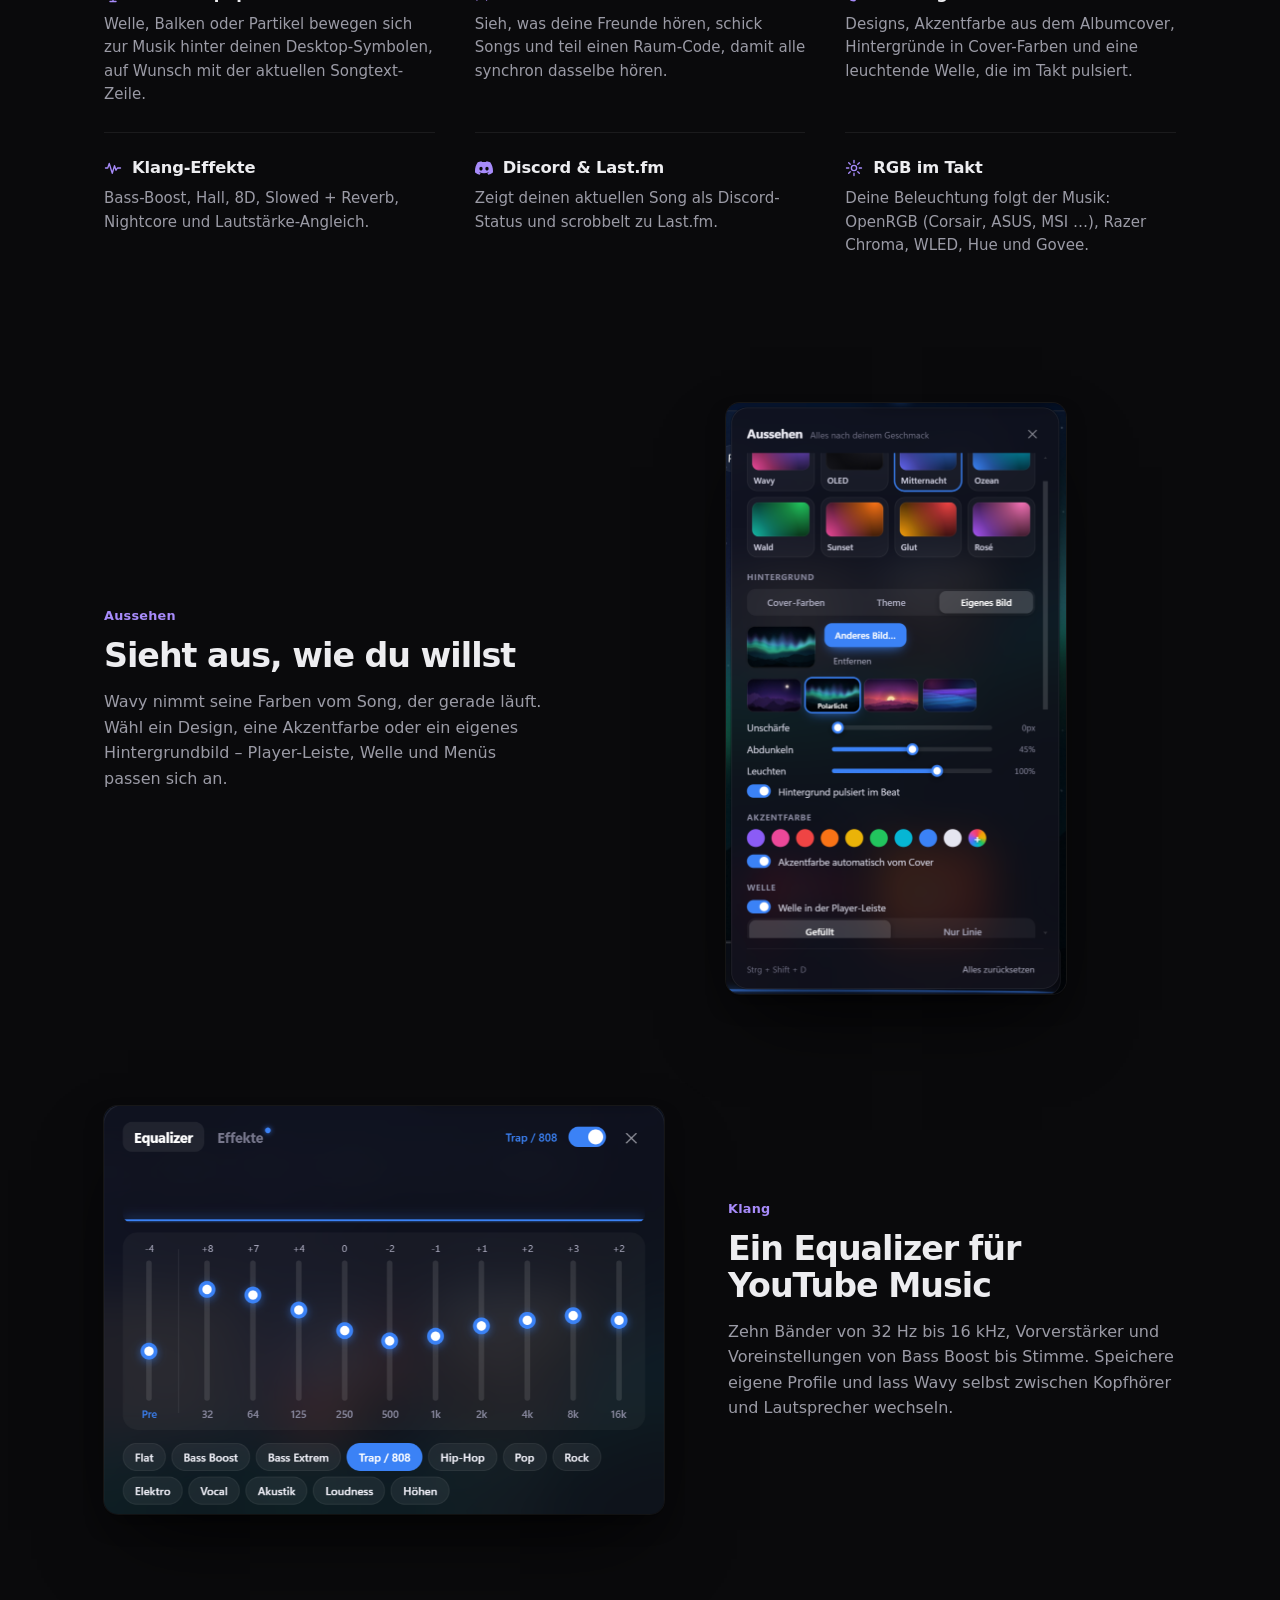
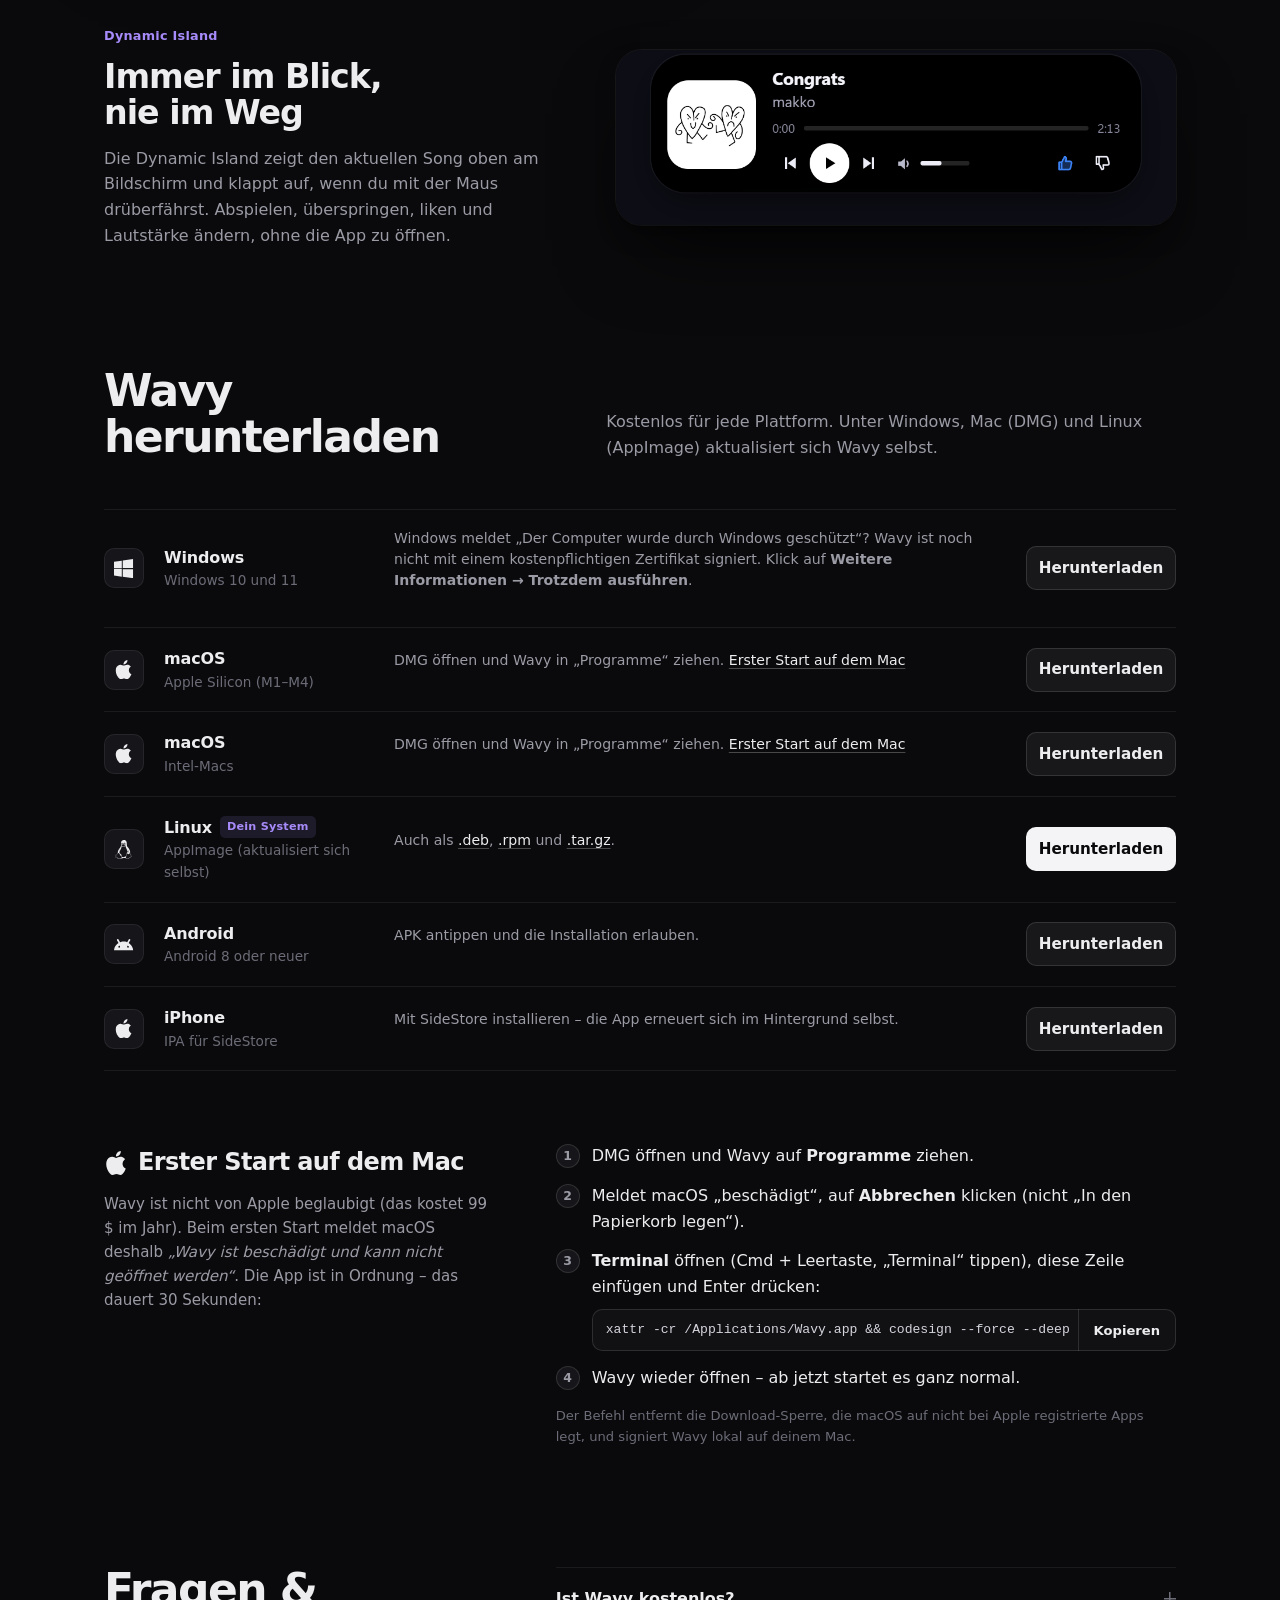
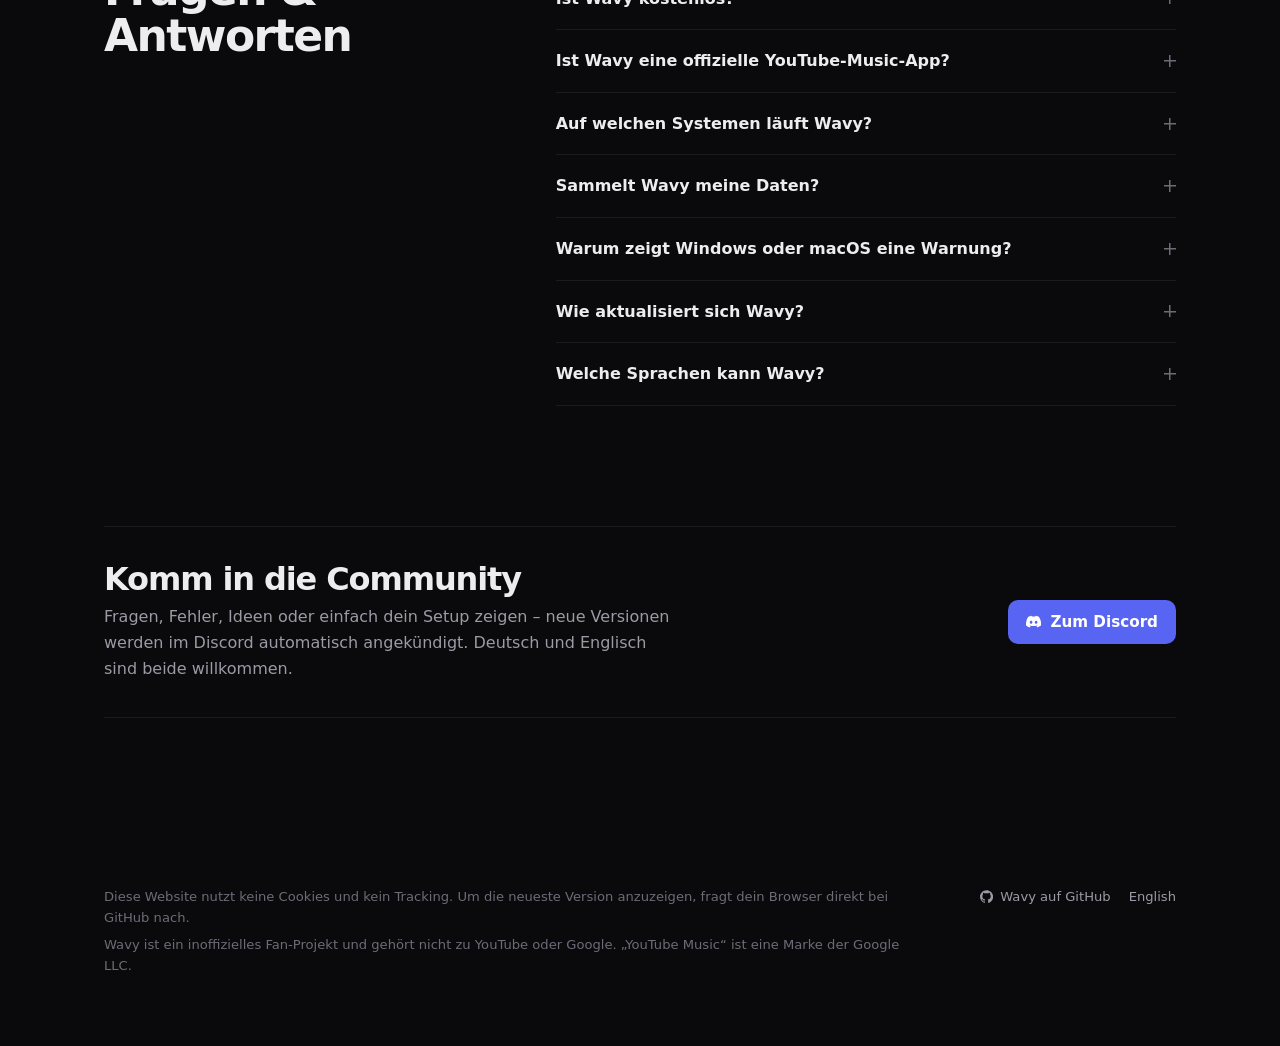
<file: de/index.html>
<!doctype html>
<html lang="de" class="no-js">
<head>
<meta charset="utf-8">
<meta name="viewport" content="width=device-width, initial-scale=1">
<title>Wavy – YouTube Music als App für Windows, Mac &amp; Linux</title>
<meta name="description" content="Wavy ist eine kostenlose YouTube-Music-App für Windows, macOS, Linux, Android und iPhone – mit Equalizer, Karaoke-Songtexten, Live-Wallpaper, Dynamic Island, Discord-Status und gemeinsam hören mit Freunden.">
<link rel="canonical" href="https://jedplayyt.github.io/wavy/de/">
<link rel="alternate" hreflang="en" href="https://jedplayyt.github.io/wavy/">
<link rel="alternate" hreflang="de" href="https://jedplayyt.github.io/wavy/de/">
<link rel="alternate" hreflang="x-default" href="https://jedplayyt.github.io/wavy/">
<meta name="theme-color" content="#08080e">
<meta name="color-scheme" content="dark">
<link rel="icon" type="image/png" href="../assets/img/logo.png">
<link rel="apple-touch-icon" href="../assets/img/logo.png">
<meta property="og:type" content="website">
<meta property="og:site_name" content="Wavy">
<meta property="og:title" content="Wavy – YouTube Music als App für Windows, Mac &amp; Linux">
<meta property="og:description" content="Wavy ist eine kostenlose YouTube-Music-App für Windows, macOS, Linux, Android und iPhone – mit Equalizer, Karaoke-Songtexten, Live-Wallpaper, Dynamic Island, Discord-Status und gemeinsam hören mit Freunden.">
<meta property="og:url" content="https://jedplayyt.github.io/wavy/de/">
<meta property="og:image" content="https://jedplayyt.github.io/wavy/assets/img/og-de.png">
<meta property="og:image:width" content="1200">
<meta property="og:image:height" content="630">
<meta property="og:image:alt" content="Wavy – YouTube Music als Desktop-App">
<meta property="og:locale" content="de_DE">
<meta name="twitter:card" content="summary_large_image">
<link rel="stylesheet" href="../style.css">
<script type="application/ld+json">[{"@context":"https://schema.org","@type":"SoftwareApplication","name":"Wavy","description":"Wavy ist eine kostenlose YouTube-Music-App für Windows, macOS, Linux, Android und iPhone – mit Equalizer, Karaoke-Songtexten, Live-Wallpaper, Dynamic Island, Discord-Status und gemeinsam hören mit Freunden.","url":"https://jedplayyt.github.io/wavy/de/","applicationCategory":"MultimediaApplication","applicationSubCategory":"Music player","operatingSystem":"Windows 10, Windows 11, macOS, Linux, Android, iOS","inLanguage":["en","de"],"offers":{"@type":"Offer","price":"0","priceCurrency":"EUR"},"downloadUrl":"https://github.com/JedPlayYT/wavy/releases/latest","image":"https://jedplayyt.github.io/wavy/assets/img/logo.png","screenshot":["https://jedplayyt.github.io/wavy/assets/img/eq.png","https://jedplayyt.github.io/wavy/assets/img/look.png","https://jedplayyt.github.io/wavy/assets/img/island.png"],"sameAs":["https://github.com/JedPlayYT/wavy","https://discord.gg/sMkQURNqbX"]},{"@context":"https://schema.org","@type":"FAQPage","mainEntity":[{"@type":"Question","name":"Ist Wavy kostenlos?","acceptedAnswer":{"@type":"Answer","text":"Ja. Wavy ist auf jeder Plattform kostenlos, ohne Werbung von Wavy und ohne Abo. Du meldest dich mit deinem normalen YouTube-/Google-Konto an."}},{"@type":"Question","name":"Ist Wavy eine offizielle YouTube-Music-App?","acceptedAnswer":{"@type":"Answer","text":"Nein. Wavy ist ein inoffizielles Fan-Projekt und gehört nicht zu YouTube oder Google. Es zeigt die normale YouTube-Music-Webseite in einem eigenen Fenster und ergänzt Funktionen."}},{"@type":"Question","name":"Auf welchen Systemen läuft Wavy?","acceptedAnswer":{"@type":"Answer","text":"Windows 10 und 11, macOS (Apple Silicon und Intel), Linux (AppImage, .deb, .rpm, .tar.gz), Android ab Version 8 und iPhone über SideStore."}},{"@type":"Question","name":"Sammelt Wavy meine Daten?","acceptedAnswer":{"@type":"Answer","text":"Nein. Es gibt kein Tracking und keine Werbe-IDs. Einstellungen, Statistik und Verlauf bleiben auf deinem Gerät. Wavy verbindet sich nur mit YouTube Music und mit Diensten, die du selbst einschaltest, etwa Songtexte, Last.fm, Discord oder Freunde."}},{"@type":"Question","name":"Warum zeigt Windows oder macOS eine Warnung?","acceptedAnswer":{"@type":"Answer","text":"Wavy ist nicht mit einem kostenpflichtigen Zertifikat signiert (Windows) und nicht von Apple beglaubigt (Mac). Unter Windows auf „Weitere Informationen → Trotzdem ausführen“ klicken, auf dem Mac der kurzen Anleitung oben folgen. Jede Version wird außerdem bei VirusTotal geprüft – die Ergebnisse stehen auf der Release-Seite."}},{"@type":"Question","name":"Wie aktualisiert sich Wavy?","acceptedAnswer":{"@type":"Answer","text":"Wavy sucht beim Start und alle paar Stunden nach einer neuen Version. Klick auf „Jetzt aktualisieren“, Wavy startet neu und deine Einstellungen bleiben genau so, wie sie sind."}},{"@type":"Question","name":"Welche Sprachen kann Wavy?","acceptedAnswer":{"@type":"Answer","text":"Deutsch und Englisch. Wavy richtet sich nach deiner Systemsprache, umstellen kannst du sie in den Einstellungen."}}]}]</script>
</head>
<body>
<svg width="0" height="0" style="position:absolute" aria-hidden="true"><symbol id="b-android" viewBox="0 0 24 24"><path d="M18.4395 5.5586c-.675 1.1664-1.352 2.3318-2.0274 3.498-.0366-.0155-.0742-.0286-.1113-.043-1.8249-.6957-3.484-.8-4.42-.787-1.8551.0185-3.3544.4643-4.2597.8203-.084-.1494-1.7526-3.021-2.0215-3.4864a1.1451 1.1451 0 0 0-.1406-.1914c-.3312-.364-.9054-.4859-1.379-.203-.475.282-.7136.9361-.3886 1.5019 1.9466 3.3696-.0966-.2158 1.9473 3.3593.0172.031-.4946.2642-1.3926 1.0177C2.8987 12.176.452 14.772 0 18.9902h24c-.119-1.1108-.3686-2.099-.7461-3.0683-.7438-1.9118-1.8435-3.2928-2.7402-4.1836a12.1048 12.1048 0 0 0-2.1309-1.6875c.6594-1.122 1.312-2.2559 1.9649-3.3848.2077-.3615.1886-.7956-.0079-1.1191a1.1001 1.1001 0 0 0-.8515-.5332c-.5225-.0536-.9392.3128-1.0488.5449zm-.0391 8.461c.3944.5926.324 1.3306-.1563 1.6503-.4799.3197-1.188.0985-1.582-.4941-.3944-.5927-.324-1.3307.1563-1.6504.4727-.315 1.1812-.1086 1.582.4941zM7.207 13.5273c.4803.3197.5506 1.0577.1563 1.6504-.394.5926-1.1038.8138-1.584.4941-.48-.3197-.5503-1.0577-.1563-1.6504.4008-.6021 1.1087-.8106 1.584-.4941z"/></symbol><symbol id="b-apple" viewBox="0 0 24 24"><path d="M12.152 6.896c-.948 0-2.415-1.078-3.96-1.04-2.04.027-3.91 1.183-4.961 3.014-2.117 3.675-.546 9.103 1.519 12.09 1.013 1.454 2.208 3.09 3.792 3.039 1.52-.065 2.09-.987 3.935-.987 1.831 0 2.35.987 3.96.948 1.637-.026 2.676-1.48 3.676-2.948 1.156-1.688 1.636-3.325 1.662-3.415-.039-.013-3.182-1.221-3.22-4.857-.026-3.04 2.48-4.494 2.597-4.559-1.429-2.09-3.623-2.324-4.39-2.376-2-.156-3.675 1.09-4.61 1.09zM15.53 3.83c.843-1.012 1.4-2.427 1.245-3.83-1.207.052-2.662.805-3.532 1.818-.78.896-1.454 2.338-1.273 3.714 1.338.104 2.715-.688 3.559-1.701"/></symbol><symbol id="b-discord" viewBox="0 0 24 24"><path d="M20.317 4.3698a19.7913 19.7913 0 00-4.8851-1.5152.0741.0741 0 00-.0785.0371c-.211.3753-.4447.8648-.6083 1.2495-1.8447-.2762-3.68-.2762-5.4868 0-.1636-.3933-.4058-.8742-.6177-1.2495a.077.077 0 00-.0785-.037 19.7363 19.7363 0 00-4.8852 1.515.0699.0699 0 00-.0321.0277C.5334 9.0458-.319 13.5799.0992 18.0578a.0824.0824 0 00.0312.0561c2.0528 1.5076 4.0413 2.4228 5.9929 3.0294a.0777.0777 0 00.0842-.0276c.4616-.6304.8731-1.2952 1.226-1.9942a.076.076 0 00-.0416-.1057c-.6528-.2476-1.2743-.5495-1.8722-.8923a.077.077 0 01-.0076-.1277c.1258-.0943.2517-.1923.3718-.2914a.0743.0743 0 01.0776-.0105c3.9278 1.7933 8.18 1.7933 12.0614 0a.0739.0739 0 01.0785.0095c.1202.099.246.1981.3728.2924a.077.077 0 01-.0066.1276 12.2986 12.2986 0 01-1.873.8914.0766.0766 0 00-.0407.1067c.3604.698.7719 1.3628 1.225 1.9932a.076.076 0 00.0842.0286c1.961-.6067 3.9495-1.5219 6.0023-3.0294a.077.077 0 00.0313-.0552c.5004-5.177-.8382-9.6739-3.5485-13.6604a.061.061 0 00-.0312-.0286zM8.02 15.3312c-1.1825 0-2.1569-1.0857-2.1569-2.419 0-1.3332.9555-2.4189 2.157-2.4189 1.2108 0 2.1757 1.0952 2.1568 2.419 0 1.3332-.9555 2.4189-2.1569 2.4189zm7.9748 0c-1.1825 0-2.1569-1.0857-2.1569-2.419 0-1.3332.9554-2.4189 2.1569-2.4189 1.2108 0 2.1757 1.0952 2.1568 2.419 0 1.3332-.946 2.4189-2.1568 2.4189Z"/></symbol><symbol id="b-github" viewBox="0 0 24 24"><path d="M12 .297c-6.63 0-12 5.373-12 12 0 5.303 3.438 9.8 8.205 11.385.6.113.82-.258.82-.577 0-.285-.01-1.04-.015-2.04-3.338.724-4.042-1.61-4.042-1.61C4.422 18.07 3.633 17.7 3.633 17.7c-1.087-.744.084-.729.084-.729 1.205.084 1.838 1.236 1.838 1.236 1.07 1.835 2.809 1.305 3.495.998.108-.776.417-1.305.76-1.605-2.665-.3-5.466-1.332-5.466-5.93 0-1.31.465-2.38 1.235-3.22-.135-.303-.54-1.523.105-3.176 0 0 1.005-.322 3.3 1.23.96-.267 1.98-.399 3-.405 1.02.006 2.04.138 3 .405 2.28-1.552 3.285-1.23 3.285-1.23.645 1.653.24 2.873.12 3.176.765.84 1.23 1.91 1.23 3.22 0 4.61-2.805 5.625-5.475 5.92.42.36.81 1.096.81 2.22 0 1.606-.015 2.896-.015 3.286 0 .315.21.69.825.57C20.565 22.092 24 17.592 24 12.297c0-6.627-5.373-12-12-12"/></symbol><symbol id="b-linux" viewBox="0 0 24 24"><path d="M12.504 0c-.155 0-.315.008-.48.021-4.226.333-3.105 4.807-3.17 6.298-.076 1.092-.3 1.953-1.05 3.02-.885 1.051-2.127 2.75-2.716 4.521-.278.832-.41 1.684-.287 2.489a.424.424 0 00-.11.135c-.26.268-.45.6-.663.839-.199.199-.485.267-.797.4-.313.136-.658.269-.864.68-.09.189-.136.394-.132.602 0 .199.027.4.055.536.058.399.116.728.04.97-.249.68-.28 1.145-.106 1.484.174.334.535.47.94.601.81.2 1.91.135 2.774.6.926.466 1.866.67 2.616.47.526-.116.97-.464 1.208-.946.587-.003 1.23-.269 2.26-.334.699-.058 1.574.267 2.577.2.025.134.063.198.114.333l.003.003c.391.778 1.113 1.132 1.884 1.071.771-.06 1.592-.536 2.257-1.306.631-.765 1.683-1.084 2.378-1.503.348-.199.629-.469.649-.853.023-.4-.2-.811-.714-1.376v-.097l-.003-.003c-.17-.2-.25-.535-.338-.926-.085-.401-.182-.786-.492-1.046h-.003c-.059-.054-.123-.067-.188-.135a.357.357 0 00-.19-.064c.431-1.278.264-2.55-.173-3.694-.533-1.41-1.465-2.638-2.175-3.483-.796-1.005-1.576-1.957-1.56-3.368.026-2.152.236-6.133-3.544-6.139zm.529 3.405h.013c.213 0 .396.062.584.198.19.135.33.332.438.533.105.259.158.459.166.724 0-.02.006-.04.006-.06v.105a.086.086 0 01-.004-.021l-.004-.024a1.807 1.807 0 01-.15.706.953.953 0 01-.213.335.71.71 0 00-.088-.042c-.104-.045-.198-.064-.284-.133a1.312 1.312 0 00-.22-.066c.05-.06.146-.133.183-.198.053-.128.082-.264.088-.402v-.02a1.21 1.21 0 00-.061-.4c-.045-.134-.101-.2-.183-.333-.084-.066-.167-.132-.267-.132h-.016c-.093 0-.176.03-.262.132a.8.8 0 00-.205.334 1.18 1.18 0 00-.09.4v.019c.002.089.008.179.02.267-.193-.067-.438-.135-.607-.202a1.635 1.635 0 01-.018-.2v-.02a1.772 1.772 0 01.15-.768c.082-.22.232-.406.43-.533a.985.985 0 01.594-.2zm-2.962.059h.036c.142 0 .27.048.399.135.146.129.264.288.344.465.09.199.14.4.153.667v.004c.007.134.006.2-.002.266v.08c-.03.007-.056.018-.083.024-.152.055-.274.135-.393.2.012-.09.013-.18.003-.267v-.015c-.012-.133-.04-.2-.082-.333a.613.613 0 00-.166-.267.248.248 0 00-.183-.064h-.021c-.071.006-.13.04-.186.132a.552.552 0 00-.12.27.944.944 0 00-.023.33v.015c.012.135.037.2.08.334.046.134.098.2.166.268.01.009.02.018.034.024-.07.057-.117.07-.176.136a.304.304 0 01-.131.068 2.62 2.62 0 01-.275-.402 1.772 1.772 0 01-.155-.667 1.759 1.759 0 01.08-.668 1.43 1.43 0 01.283-.535c.128-.133.26-.2.418-.2zm1.37 1.706c.332 0 .733.065 1.216.399.293.2.523.269 1.052.468h.003c.255.136.405.266.478.399v-.131a.571.571 0 01.016.47c-.123.31-.516.643-1.063.842v.002c-.268.135-.501.333-.775.465-.276.135-.588.292-1.012.267a1.139 1.139 0 01-.448-.067 3.566 3.566 0 01-.322-.198c-.195-.135-.363-.332-.612-.465v-.005h-.005c-.4-.246-.616-.512-.686-.71-.07-.268-.005-.47.193-.6.224-.135.38-.271.483-.336.104-.074.143-.102.176-.131h.002v-.003c.169-.202.436-.47.839-.601.139-.036.294-.065.466-.065zm2.8 2.142c.358 1.417 1.196 3.475 1.735 4.473.286.534.855 1.659 1.102 3.024.156-.005.33.018.513.064.646-1.671-.546-3.467-1.089-3.966-.22-.2-.232-.335-.123-.335.59.534 1.365 1.572 1.646 2.757.13.535.16 1.104.021 1.67.067.028.135.06.205.067 1.032.534 1.413.938 1.23 1.537v-.043c-.06-.003-.12 0-.18 0h-.016c.151-.467-.182-.825-1.065-1.224-.915-.4-1.646-.336-1.77.465-.008.043-.013.066-.018.135-.068.023-.139.053-.209.064-.43.268-.662.669-.793 1.187-.13.533-.17 1.156-.205 1.869v.003c-.02.334-.17.838-.319 1.35-1.5 1.072-3.58 1.538-5.348.334a2.645 2.645 0 00-.402-.533 1.45 1.45 0 00-.275-.333c.182 0 .338-.03.465-.067a.615.615 0 00.314-.334c.108-.267 0-.697-.345-1.163-.345-.467-.931-.995-1.788-1.521-.63-.4-.986-.87-1.15-1.396-.165-.534-.143-1.085-.015-1.645.245-1.07.873-2.11 1.274-2.763.107-.065.037.135-.408.974-.396.751-1.14 2.497-.122 3.854a8.123 8.123 0 01.647-2.876c.564-1.278 1.743-3.504 1.836-5.268.048.036.217.135.289.202.218.133.38.333.59.465.21.201.477.335.876.335.039.003.075.006.11.006.412 0 .73-.134.997-.268.29-.134.52-.334.74-.4h.005c.467-.135.835-.402 1.044-.7zm2.185 8.958c.037.6.343 1.245.882 1.377.588.134 1.434-.333 1.791-.765l.211-.01c.315-.007.577.01.847.268l.003.003c.208.199.305.53.391.876.085.4.154.78.409 1.066.486.527.645.906.636 1.14l.003-.007v.018l-.003-.012c-.015.262-.185.396-.498.595-.63.401-1.746.712-2.457 1.57-.618.737-1.37 1.14-2.036 1.191-.664.053-1.237-.2-1.574-.898l-.005-.003c-.21-.4-.12-1.025.056-1.69.176-.668.428-1.344.463-1.897.037-.714.076-1.335.195-1.814.12-.465.308-.797.641-.984l.045-.022zm-10.814.049h.01c.053 0 .105.005.157.014.376.055.706.333 1.023.752l.91 1.664.003.003c.243.533.754 1.064 1.189 1.637.434.598.77 1.131.729 1.57v.006c-.057.744-.48 1.148-1.125 1.294-.645.135-1.52.002-2.395-.464-.968-.536-2.118-.469-2.857-.602-.369-.066-.61-.2-.723-.4-.11-.2-.113-.602.123-1.23v-.004l.002-.003c.117-.334.03-.752-.027-1.118-.055-.401-.083-.71.043-.94.16-.334.396-.4.69-.533.294-.135.64-.202.915-.47h.002v-.002c.256-.268.445-.601.668-.838.19-.201.38-.336.663-.336zm7.159-9.074c-.435.201-.945.535-1.488.535-.542 0-.97-.267-1.28-.466-.154-.134-.28-.268-.373-.335-.164-.134-.144-.333-.074-.333.109.016.129.134.199.2.096.066.215.2.36.333.292.2.68.467 1.167.467.485 0 1.053-.267 1.398-.466.195-.135.445-.334.648-.467.156-.136.149-.267.279-.267.128.016.034.134-.147.332a8.097 8.097 0 01-.69.468zm-1.082-1.583V5.64c-.006-.02.013-.042.029-.05.074-.043.18-.027.26.004.063 0 .16.067.15.135-.006.049-.085.066-.135.066-.055 0-.092-.043-.141-.068-.052-.018-.146-.008-.163-.065zm-.551 0c-.02.058-.113.049-.166.066-.047.025-.086.068-.14.068-.05 0-.13-.02-.136-.068-.01-.066.088-.133.15-.133.08-.031.184-.047.259-.005.019.009.036.03.03.05v.02h.003z"/></symbol><symbol id="b-windows" viewBox="0 0 24 24"><path d="M0 3.45 9.75 2.1v9.45H0zm10.95-1.5L24 0v11.4H10.95zM0 12.6h9.75v9.45L0 20.7zm10.95.15H24V24l-13.05-1.8z"/></symbol></svg>
<a class="skip" href="#main">Skip to content</a>
<header>
  <div class="wrap bar">
    <a class="brand" href="../"><img src="../assets/img/logo.png" alt="" width="26" height="26">Wavy</a>
    <nav class="links" aria-label="Main"><a href="#features">Funktionen</a><a href="#download">Download</a><a href="#faq">Fragen</a></nav>
    <span class="sp"></span>
    <a class="lang" href="../" hreflang="en" lang="en" title="English">EN</a>
    <a class="iconlink" href="https://discord.gg/sMkQURNqbX" aria-label="Discord" rel="noopener"><svg class="i" aria-hidden="true"><use href="#b-discord"/></svg></a>
    <a class="iconlink" href="https://github.com/JedPlayYT/wavy" aria-label="GitHub" rel="noopener"><svg class="i" aria-hidden="true"><use href="#b-github"/></svg></a>
    <a class="btn primary small" href="#download">Download</a>
  </div>
</header>
<main id="main">
<section class="hero">
  <div class="wrap">
    <div class="hero-copy">
      <h1 class="up">YouTube&nbsp;Music, direkt auf deinem Desktop.</h1>
      <div class="up">
        <p class="lead">Wavy packt YouTube Music in eine schnelle App für Windows, Mac und Linux und ergänzt, was die Webseite nicht kann: 10-Band-Equalizer, Karaoke-Songtexte, Live-Wallpaper, Dynamic Island und gemeinsam hören mit Freunden.</p>
        <div class="cta">
          <a class="btn primary" id="hero-dl" href="#download"><svg class="i" aria-hidden="true"><use href="#b-windows"/></svg><span>Wavy herunterladen</span></a>
          <a class="btn ghost" href="#download">Alle Downloads</a>
        </div>
        <p class="meta">Kostenlos · Windows, macOS, Linux, Android & iPhone · Deutsch & Englisch</p>
      </div>
    </div>
    <div class="stage up" aria-label="Dynamic Island von Wavy mit Song-Steuerung">
      <svg class="wall" viewBox="0 0 2400 300" preserveAspectRatio="none" aria-hidden="true">
        <g><path stroke="rgba(167,139,250,.55)" d="M0 150.0L20 170.9L40 190.6L60 205.1L80 210.7L100 205.4L120 189.3L140 164.4L160 135.1L180 106.6L200 84.4L220 73.2L240 75.4L260 91.1L280 117.5L300 150.0L320 182.5L340 208.9L360 224.6L380 226.8L400 215.6L420 193.4L440 164.9L460 135.6L480 110.7L500 94.6L520 89.3L540 94.9L560 109.4L580 129.1L600 150.0L620 168.2L640 180.7L660 186.2L680 184.8L700 177.7L720 167.2L740 155.5L760 145.0L780 137.0L800 132.4L820 131.3L840 133.3L860 137.6L880 143.4L900 150.0L920 156.6L940 162.4L960 166.7L980 168.7L1000 167.6L1020 163.0L1040 155.0L1060 144.5L1080 132.8L1100 122.3L1120 115.2L1140 113.8L1160 119.3L1180 131.8L1200 150.0L1220 170.9L1240 190.6L1260 205.1L1280 210.7L1300 205.4L1320 189.3L1340 164.4L1360 135.1L1380 106.6L1400 84.4L1420 73.2L1440 75.4L1460 91.1L1480 117.5L1500 150.0L1520 182.5L1540 208.9L1560 224.6L1580 226.8L1600 215.6L1620 193.4L1640 164.9L1660 135.6L1680 110.7L1700 94.6L1720 89.3L1740 94.9L1760 109.4L1780 129.1L1800 150.0L1820 168.2L1840 180.7L1860 186.2L1880 184.8L1900 177.7L1920 167.2L1940 155.5L1960 145.0L1980 137.0L2000 132.4L2020 131.3L2040 133.3L2060 137.6L2080 143.4L2100 150.0L2120 156.6L2140 162.4L2160 166.7L2180 168.7L2200 167.6L2220 163.0L2240 155.0L2260 144.5L2280 132.8L2300 122.3L2320 115.2L2340 113.8L2360 119.3L2380 131.8L2400 150.0"/></g>
        <g><path stroke="rgba(236,72,153,.35)" d="M0 196.7L20 203.6L40 207.6L60 207.9L80 203.9L100 195.9L120 184.2L140 170.0L160 154.8L180 140.1L200 127.9L220 119.5L240 116.1L260 118.1L280 125.6L300 137.7L320 153.0L340 170.0L360 186.7L380 201.2L400 212.1L420 218.3L440 219.3L460 215.4L480 207.2L500 195.9L520 183.0L540 170.0L560 158.4L580 149.3L600 143.3L620 140.8L640 141.6L660 145.1L680 150.5L700 157.1L720 163.8L740 170.0L760 175.1L780 178.9L800 181.3L820 182.3L840 182.1L860 180.9L880 179.0L900 176.5L920 173.4L940 170.0L960 166.3L980 162.4L1000 158.7L1020 155.5L1040 153.3L1060 152.6L1080 153.8L1100 157.1L1120 162.6L1140 170.0L1160 178.8L1180 188.0L1200 196.7L1220 203.6L1240 207.6L1260 207.9L1280 203.9L1300 195.9L1320 184.2L1340 170.0L1360 154.8L1380 140.1L1400 127.9L1420 119.5L1440 116.1L1460 118.1L1480 125.6L1500 137.7L1520 153.0L1540 170.0L1560 186.7L1580 201.2L1600 212.1L1620 218.3L1640 219.3L1660 215.4L1680 207.2L1700 195.9L1720 183.0L1740 170.0L1760 158.4L1780 149.3L1800 143.3L1820 140.8L1840 141.6L1860 145.1L1880 150.5L1900 157.1L1920 163.8L1940 170.0L1960 175.1L1980 178.9L2000 181.3L2020 182.3L2040 182.1L2060 180.9L2080 179.0L2100 176.5L2120 173.4L2140 170.0L2160 166.3L2180 162.4L2200 158.7L2220 155.5L2240 153.3L2260 152.6L2280 153.8L2300 157.1L2320 162.6L2340 170.0L2360 178.8L2380 188.0L2400 196.7"/></g>
      </svg>
      <div class="win w-eq"><img src="../assets/img/eq.png" alt="Equalizer von Wavy mit zehn Bändern" width="897" height="654" fetchpriority="high"></div>
      <div class="win w-look"><img src="../assets/img/look.png" alt="Darstellungs-Einstellungen von Wavy" width="684" height="1188"></div>
      <div class="isl" tabindex="0" role="button" aria-expanded="false" aria-label="Dynamic Island">
        <div class="bg"></div>
        <div class="mini"><span class="cv"></span><span class="eqb"><i></i><i></i><i></i><i></i></span></div>
        <div class="full">
          <span class="cv"></span>
          <div class="info">
            <b>Night Drive</b><span>Wavy Demo</span>
            <div class="prog"><span>1:12</span><div class="track"><i></i></div><span>3:24</span></div>
            <div class="ctl"><svg viewBox="0 0 24 24"><path d="M6 5h2v14H6zM20 5v14L9 12z"/></svg><span class="pp"><svg viewBox="0 0 24 24"><path d="M6 4h4v16H6zM14 4h4v16h-4z"/></svg></span><svg viewBox="0 0 24 24"><path d="M16 5h2v14h-2zM4 5l11 7-11 7z"/></svg></div>
          </div>
        </div>
      </div>
      <p class="hint">Probier es aus: Maus auf die Island oder antippen.</p>
    </div>
  </div>
</section>

<section id="features">
  <div class="wrap">
    <div class="sec-head rv"><h2>Was Wavy dazu bringt</h2><p>Du meldest dich mit deinem normalen YouTube-/Google-Konto an. Alles andere passiert lokal auf deinem Gerät – und jedes Extra lässt sich ein- und ausschalten.</p></div>
    <div class="flist">
      <div class="frow rv"><h3><svg viewBox="0 0 24 24" aria-hidden="true"><path d="M4 21v-7M4 10V3M12 21v-9M12 8V3M20 21v-5M20 12V3M1 14h6M9 8h6M17 16h6"/></svg>10-Band-Equalizer</h3><p>Voreinstellungen, eigene Profile und ein eigener EQ für Kopfhörer und Lautsprecher, der automatisch wechselt.</p></div>
      <div class="frow rv"><h3><svg viewBox="0 0 24 24" aria-hidden="true"><rect x="9" y="2" width="6" height="12" rx="3"/><path d="M5 10a7 7 0 0 0 14 0M12 17v5M8 22h8"/></svg>Karaoke-Songtexte</h3><p>Synchrone Songtexte im Vollbild, Wort für Wort hervorgehoben – oder als Overlay über Spielen und anderen Apps.</p></div>
      <div class="frow rv"><h3><svg viewBox="0 0 24 24" aria-hidden="true"><rect x="3" y="3" width="18" height="18" rx="3"/><rect x="7" y="6" width="10" height="4" rx="2"/></svg>Dynamic Island</h3><p>Ein kleiner Player oben am Bildschirm mit Cover, Steuerung und Lautstärke.</p></div>
      <div class="frow rv"><h3><svg viewBox="0 0 24 24" aria-hidden="true"><rect x="2" y="4" width="20" height="14" rx="2"/><path d="M8 22h8M12 18v4M5 13c2-3 3-3 5 0s3 3 5 0 3-3 4 0"/></svg>Live-Wallpaper</h3><p>Welle, Balken oder Partikel bewegen sich zur Musik hinter deinen Desktop-Symbolen, auf Wunsch mit der aktuellen Songtext-Zeile.</p></div>
      <div class="frow rv"><h3><svg viewBox="0 0 24 24" aria-hidden="true"><circle cx="9" cy="8" r="3.5"/><path d="M2.5 20c.8-3.4 3.4-5.5 6.5-5.5s5.7 2.1 6.5 5.5"/><circle cx="17" cy="9" r="2.6"/><path d="M17 14.5c2.3 0 4 1.5 4.6 4"/></svg>Freunde & zusammen hören</h3><p>Sieh, was deine Freunde hören, schick Songs und teil einen Raum-Code, damit alle synchron dasselbe hören.</p></div>
      <div class="frow rv"><h3><svg viewBox="0 0 24 24" aria-hidden="true"><path d="M12 3a9 9 0 1 0 0 18c1.2 0 1.8-.8 1.8-1.7 0-1.3-1-1.6-1-2.8 0-1 .8-1.6 1.8-1.6H17a4 4 0 0 0 4-4C21 6.6 17 3 12 3Z"/><circle cx="7.5" cy="11" r="1.2"/><circle cx="10" cy="7" r="1.2"/><circle cx="15" cy="7.5" r="1.2"/></svg>Dein eigener Look</h3><p>Designs, Akzentfarbe aus dem Albumcover, Hintergründe in Cover-Farben und eine leuchtende Welle, die im Takt pulsiert.</p></div>
      <div class="frow rv"><h3><svg viewBox="0 0 24 24" aria-hidden="true"><path d="M2 12h3l2-6 4 13 3-10 2 6 2-3h4"/></svg>Klang-Effekte</h3><p>Bass-Boost, Hall, 8D, Slowed + Reverb, Nightcore und Lautstärke-Angleich.</p></div>
      <div class="frow rv"><h3><svg class="i" aria-hidden="true"><use href="#b-discord"/></svg>Discord & Last.fm</h3><p>Zeigt deinen aktuellen Song als Discord-Status und scrobbelt zu Last.fm.</p></div>
      <div class="frow rv"><h3><svg viewBox="0 0 24 24" aria-hidden="true"><circle cx="12" cy="12" r="3.5"/><path d="M12 2v3M12 19v3M4.9 4.9l2.1 2.1M17 17l2.1 2.1M2 12h3M19 12h3M4.9 19.1 7 17M17 7l2.1-2.1"/></svg>RGB im Takt</h3><p>Deine Beleuchtung folgt der Musik: OpenRGB (Corsair, ASUS, MSI …), Razer Chroma, WLED, Hue und Govee.</p></div>
    </div>
  </div>
</section>

<section>
  <div class="wrap">
    <div class="show rv"><div class="txt"><span class="eyebrow">Aussehen</span><h3>Sieht aus, wie du willst</h3><p>Wavy nimmt seine Farben vom Song, der gerade läuft. Wähl ein Design, eine Akzentfarbe oder ein eigenes Hintergrundbild – Player-Leiste, Welle und Menüs passen sich an.</p></div><div class="pic tall"><img src="../assets/img/look.png" alt="Darstellungs-Einstellungen von Wavy" width="684" height="1188" loading="lazy"></div></div>
    <div class="show rev rv"><div class="txt"><span class="eyebrow">Klang</span><h3>Ein Equalizer für YouTube Music</h3><p>Zehn Bänder von 32 Hz bis 16 kHz, Vorverstärker und Voreinstellungen von Bass Boost bis Stimme. Speichere eigene Profile und lass Wavy selbst zwischen Kopfhörer und Lautsprecher wechseln.</p></div><div class="pic"><img src="../assets/img/eq.png" alt="Equalizer von Wavy mit zehn Bändern" width="897" height="654" loading="lazy"></div></div>
    <div class="show rv"><div class="txt"><span class="eyebrow">Dynamic Island</span><h3>Immer im Blick, nie im Weg</h3><p>Die Dynamic Island zeigt den aktuellen Song oben am Bildschirm und klappt auf, wenn du mit der Maus drüberfährst. Abspielen, überspringen, liken und Lautstärke ändern, ohne die App zu öffnen.</p></div><div class="pic flat"><img src="../assets/img/island.png" alt="Dynamic Island von Wavy mit Song-Steuerung" width="960" height="300" loading="lazy"></div></div>
  </div>
</section>

<section id="download">
  <div class="wrap">
    <div class="sec-head rv"><h2>Wavy herunterladen</h2><p>Kostenlos für jede Plattform. Unter Windows, Mac (DMG) und Linux (AppImage) aktualisiert sich Wavy selbst.</p></div>
    <div class="dlist">
      <div class="drow rv" data-os="windows"><div class="logo"><svg class="i" aria-hidden="true"><use href="#b-windows"/></svg></div><div><h3>Windows <span class="tag">Dein System</span></h3><div class="sub">Windows 10 und 11</div></div><p class="note">Windows meldet „Der Computer wurde durch Windows geschützt“? Wavy ist noch nicht mit einem kostenpflichtigen Zertifikat signiert. Klick auf <b>Weitere Informationen → Trotzdem ausführen</b>.<span class="file"></span></p><a class="btn ghost" href="https://github.com/JedPlayYT/wavy/releases/latest">Herunterladen</a></div>
      <div class="drow rv" data-os="macArm"><div class="logo"><svg class="i" aria-hidden="true"><use href="#b-apple"/></svg></div><div><h3>macOS <span class="tag">Dein System</span></h3><div class="sub">Apple Silicon (M1–M4)</div></div><p class="note">DMG öffnen und Wavy in „Programme“ ziehen. <a href="#mac">Erster Start auf dem Mac</a><span class="file"></span></p><a class="btn ghost" href="https://github.com/JedPlayYT/wavy/releases/latest">Herunterladen</a></div>
      <div class="drow rv" data-os="macIntel"><div class="logo"><svg class="i" aria-hidden="true"><use href="#b-apple"/></svg></div><div><h3>macOS <span class="tag">Dein System</span></h3><div class="sub">Intel-Macs</div></div><p class="note">DMG öffnen und Wavy in „Programme“ ziehen. <a href="#mac">Erster Start auf dem Mac</a><span class="file"></span></p><a class="btn ghost" href="https://github.com/JedPlayYT/wavy/releases/latest">Herunterladen</a></div>
      <div class="drow rv" data-os="linux"><div class="logo"><svg class="i" aria-hidden="true"><use href="#b-linux"/></svg></div><div><h3>Linux <span class="tag">Dein System</span></h3><div class="sub">AppImage (aktualisiert sich selbst)</div></div><p class="note">Auch als <a data-asset="deb">.deb</a>, <a data-asset="rpm">.rpm</a> und <a data-asset="tar">.tar.gz</a>.<span class="file"></span></p><a class="btn ghost" href="https://github.com/JedPlayYT/wavy/releases/latest">Herunterladen</a></div>
      <div class="drow rv" data-os="android"><div class="logo"><svg class="i" aria-hidden="true"><use href="#b-android"/></svg></div><div><h3>Android <span class="tag">Dein System</span></h3><div class="sub">Android 8 oder neuer</div></div><p class="note">APK antippen und die Installation erlauben.<span class="file"></span></p><a class="btn ghost" href="https://github.com/JedPlayYT/wavy/releases/latest">Herunterladen</a></div>
      <div class="drow rv" data-os="iphone"><div class="logo"><svg class="i" aria-hidden="true"><use href="#b-apple"/></svg></div><div><h3>iPhone <span class="tag">Dein System</span></h3><div class="sub">IPA für SideStore</div></div><p class="note">Mit SideStore installieren – die App erneuert sich im Hintergrund selbst.<span class="file"></span></p><a class="btn ghost" href="https://github.com/JedPlayYT/wavy/releases/latest">Herunterladen</a></div>
    </div>
    <p class="ver" hidden>Version <span data-version></span> · <a href="https://github.com/JedPlayYT/wavy/releases">Alle Downloads</a></p>

    <div class="mac rv" id="mac">
      <div><h3><svg class="i" aria-hidden="true"><use href="#b-apple"/></svg> Erster Start auf dem Mac</h3><p class="intro">Wavy ist nicht von Apple beglaubigt (das kostet 99 $ im Jahr). Beim ersten Start meldet macOS deshalb <i>„Wavy ist beschädigt und kann nicht geöffnet werden“</i>. Die App ist in Ordnung – das dauert 30 Sekunden:</p></div>
      <div>
        <ol>
          <li>DMG öffnen und Wavy auf <b>Programme</b> ziehen.</li>
          <li>Meldet macOS „beschädigt“, auf <b>Abbrechen</b> klicken (nicht „In den Papierkorb legen“).</li>
          <li><b>Terminal</b> öffnen (Cmd + Leertaste, „Terminal“ tippen), diese Zeile einfügen und Enter drücken:<div class="code"><code>xattr -cr /Applications/Wavy.app &amp;&amp; codesign --force --deep --sign - /Applications/Wavy.app</code><button type="button"><span>Kopieren</span></button></div></li>
          <li>Wavy wieder öffnen – ab jetzt startet es ganz normal.</li>
        </ol>
        <p class="small">Der Befehl entfernt die Download-Sperre, die macOS auf nicht bei Apple registrierte Apps legt, und signiert Wavy lokal auf deinem Mac.</p>
      </div>
    </div>
  </div>
</section>

<section id="faq">
  <div class="wrap faq-grid">
    <h2 class="rv">Fragen & Antworten</h2>
    <div class="faq rv">
      <details><summary>Ist Wavy kostenlos?</summary><p>Ja. Wavy ist auf jeder Plattform kostenlos, ohne Werbung von Wavy und ohne Abo. Du meldest dich mit deinem normalen YouTube-/Google-Konto an.</p></details>
      <details><summary>Ist Wavy eine offizielle YouTube-Music-App?</summary><p>Nein. Wavy ist ein inoffizielles Fan-Projekt und gehört nicht zu YouTube oder Google. Es zeigt die normale YouTube-Music-Webseite in einem eigenen Fenster und ergänzt Funktionen.</p></details>
      <details><summary>Auf welchen Systemen läuft Wavy?</summary><p>Windows 10 und 11, macOS (Apple Silicon und Intel), Linux (AppImage, .deb, .rpm, .tar.gz), Android ab Version 8 und iPhone über SideStore.</p></details>
      <details><summary>Sammelt Wavy meine Daten?</summary><p>Nein. Es gibt kein Tracking und keine Werbe-IDs. Einstellungen, Statistik und Verlauf bleiben auf deinem Gerät. Wavy verbindet sich nur mit YouTube Music und mit Diensten, die du selbst einschaltest, etwa Songtexte, Last.fm, Discord oder Freunde.</p></details>
      <details><summary>Warum zeigt Windows oder macOS eine Warnung?</summary><p>Wavy ist nicht mit einem kostenpflichtigen Zertifikat signiert (Windows) und nicht von Apple beglaubigt (Mac). Unter Windows auf „Weitere Informationen → Trotzdem ausführen“ klicken, auf dem Mac der kurzen Anleitung oben folgen. Jede Version wird außerdem bei VirusTotal geprüft – die Ergebnisse stehen auf der Release-Seite.</p></details>
      <details><summary>Wie aktualisiert sich Wavy?</summary><p>Wavy sucht beim Start und alle paar Stunden nach einer neuen Version. Klick auf „Jetzt aktualisieren“, Wavy startet neu und deine Einstellungen bleiben genau so, wie sie sind.</p></details>
      <details><summary>Welche Sprachen kann Wavy?</summary><p>Deutsch und Englisch. Wavy richtet sich nach deiner Systemsprache, umstellen kannst du sie in den Einstellungen.</p></details>
    </div>
  </div>
</section>

<section>
  <div class="wrap">
    <div class="community rv"><div><h2>Komm in die Community</h2><p>Fragen, Fehler, Ideen oder einfach dein Setup zeigen – neue Versionen werden im Discord automatisch angekündigt. Deutsch und Englisch sind beide willkommen.</p></div><a class="btn discord" href="https://discord.gg/sMkQURNqbX" rel="noopener"><svg class="i" aria-hidden="true"><use href="#b-discord"/></svg>Zum Discord</a></div>
  </div>
</section>
</main>
<footer>
  <div class="wrap row">
    <div><p>Diese Website nutzt keine Cookies und kein Tracking. Um die neueste Version anzuzeigen, fragt dein Browser direkt bei GitHub nach.</p><p>Wavy ist ein inoffizielles Fan-Projekt und gehört nicht zu YouTube oder Google. „YouTube Music“ ist eine Marke der Google LLC.</p></div>
    <div class="links"><a href="https://github.com/JedPlayYT/wavy" rel="noopener"><svg class="i" aria-hidden="true"><use href="#b-github"/></svg> Wavy auf GitHub</a><a href="../" lang="en">English</a></div>
  </div>
</footer>
<script src="../site.js" defer></script>
</body>
</html>
</file>
<file: style.css>
/* Wavy-Website. Bewegung nach Emil Kowalskis Regeln: eigene Kurven, kurze UI-Zeiten, nur transform/opacity/clip-path. */
:root {
  color-scheme: dark;
  --bg: #0a0a0c; --raise: #111114; --raise2: #16161a;
  --line: rgba(255,255,255,.07); --line2: rgba(255,255,255,.12);
  --text: #ededf0; --muted: #9b9ba6; --dim: #6c6c78;
  --accent: #a78bfa; --accent-strong: #8b5cf6;
  --ease-out: cubic-bezier(0.23, 1, 0.32, 1);
  --ease-in-out: cubic-bezier(0.77, 0, 0.175, 1);
  --ease-drawer: cubic-bezier(0.32, 0.72, 0, 1);
  /* Feder mit leichtem Überschwingen (Dynamic Island) */
  --spring: linear(0, 0.009, 0.035 2.1%, 0.141 4.4%, 0.723 12.9%, 0.938 16.7%, 1.017 19.4%, 1.067, 1.087 24.6%, 1.088 26.5%, 1.072 29.1%, 1.014 37.5%, 0.998 41.6%, 0.993 46.9%, 1.001 61.3%, 1);
  --max: 1120px;
  --shadow: 0 0 0 1px rgba(255,255,255,.06), 0 1px 1px rgba(0,0,0,.3), 0 12px 24px -8px rgba(0,0,0,.5), 0 40px 80px -24px rgba(0,0,0,.7);
}
* { box-sizing: border-box; }
html { -webkit-text-size-adjust: 100%; overflow-x: clip; }
body { margin: 0; background: var(--bg); color: var(--text); font: 1rem/1.6 "Segoe UI Variable Text", "Segoe UI", system-ui, -apple-system, BlinkMacSystemFont, "Helvetica Neue", Roboto, Ubuntu, sans-serif; overflow-x: hidden; overflow-x: clip; -webkit-font-smoothing: antialiased; }
a { color: var(--text); text-decoration: underline; text-decoration-color: rgba(255,255,255,.25); text-underline-offset: 3px; transition: text-decoration-color 150ms ease; }
@media (hover: hover) and (pointer: fine) { a:hover { text-decoration-color: currentColor; } }
img { max-width: 100%; height: auto; display: block; }
.wrap { max-width: var(--max); margin: 0 auto; padding: 0 24px; }
.skip { position: absolute; left: -999px; } .skip:focus { left: 16px; top: 16px; z-index: 99; background: #fff; color: #000; padding: 8px 12px; border-radius: 8px; }
:focus-visible { outline: 2px solid var(--accent); outline-offset: 3px; border-radius: 6px; }
svg.i { width: 1em; height: 1em; fill: currentColor; flex: none; }
h1, h2, h3 { font-family: "Segoe UI Variable Display", "Segoe UI", system-ui, -apple-system, BlinkMacSystemFont, "Helvetica Neue", sans-serif; font-weight: 650; margin: 0; }

/* Kopfzeile: durchscheinend, weicher Übergang statt harter Linie */
header { position: sticky; top: 0; z-index: 20; background: rgba(10,10,12,.7); backdrop-filter: blur(14px) saturate(1.3); -webkit-backdrop-filter: blur(14px) saturate(1.3); }
header::after { content: ""; position: absolute; left: 0; right: 0; top: 100%; height: 20px; background: linear-gradient(rgba(10,10,12,.55), transparent); opacity: 0; transition: opacity 200ms ease; pointer-events: none; }
header.scrolled::after { opacity: 1; }
@media (prefers-reduced-transparency: reduce) { header { background: var(--bg); backdrop-filter: none; } }
.bar { display: flex; align-items: center; gap: 28px; height: 60px; }
.brand { display: flex; align-items: center; gap: 9px; font-weight: 650; font-size: 1.05rem; text-decoration: none; letter-spacing: -.01em; }
.brand img { width: 26px; height: 26px; border-radius: 7px; }
nav.links { display: flex; gap: 22px; }
nav.links a { color: var(--muted); font-size: .9rem; text-decoration: none; transition: color 150ms ease; }
@media (hover: hover) and (pointer: fine) { nav.links a:hover { color: var(--text); } }
.bar .sp { flex: 1; }
.lang, .iconlink { color: var(--muted); text-decoration: none; transition: color 150ms ease; }
.lang { font-size: .82rem; font-weight: 600; letter-spacing: .02em; }
.iconlink { display: inline-flex; font-size: 1.15rem; }
@media (hover: hover) and (pointer: fine) { .lang:hover, .iconlink:hover { color: var(--text); } }

/* Knöpfe: sofortiges Feedback beim Drücken */
.btn { display: inline-flex; align-items: center; justify-content: center; gap: 9px; border-radius: 10px; padding: 0 18px; height: 44px; border: 0; cursor: pointer; font: inherit; font-size: .95rem; font-weight: 600; text-decoration: none; white-space: nowrap; transition: transform 160ms var(--ease-out), background-color 150ms ease, color 150ms ease; -webkit-tap-highlight-color: transparent; }
.btn:active { transform: scale(0.97); }
.btn.primary { background: #f4f4f6; color: #0a0a0c; }
.btn.primary svg { font-size: 1.05rem; }
.btn.ghost { background: rgba(255,255,255,.06); color: var(--text); box-shadow: inset 0 0 0 1px var(--line2); }
.btn.small { height: 34px; padding: 0 13px; font-size: .85rem; border-radius: 8px; }
@media (hover: hover) and (pointer: fine) {
  .btn.primary:hover { background: #fff; }
  .btn.ghost:hover { background: rgba(255,255,255,.1); }
}

/* Start */
.hero { padding: 88px 0 0; }
.hero-copy { display: grid; grid-template-columns: 1.15fr 1fr; gap: 24px 64px; align-items: end; }
h1 { font-size: clamp(2.6rem, 6.4vw, 4.75rem); line-height: 1; letter-spacing: -0.045em; font-weight: 700; text-wrap: balance; }
.lead { font-size: 1.1rem; line-height: 1.55; color: var(--muted); margin: 0 0 20px; max-width: 34em; text-wrap: pretty; }
.cta { display: flex; flex-wrap: wrap; gap: 10px; }
.meta { margin: 16px 0 0; font-size: .82rem; color: var(--dim); letter-spacing: .01em; }

/* Bühne: ein Desktop mit Live-Wallpaper, Island und App-Fenstern */
.stage { position: relative; margin-top: 56px; aspect-ratio: 16 / 9; max-height: 640px; width: 100%; border-radius: 18px; overflow: hidden; isolation: isolate;
  background: radial-gradient(120% 90% at 50% 125%, #2b1a4a 0%, #15111f 42%, #0d0d11 72%); box-shadow: var(--shadow); }
.stage .wall { position: absolute; left: 0; right: 0; bottom: 6%; width: 200%; height: 46%; z-index: -1; }
.stage .wall path { fill: none; stroke-width: 2; }
.stage .wall g { animation: drift 22s linear infinite; }
.stage .wall g + g { animation-duration: 34s; }
@keyframes drift { to { transform: translateX(-50%); } }
.stage .win { position: absolute; border-radius: 12px; overflow: hidden; box-shadow: var(--shadow); background: #0b0b14; }
.stage .w-eq { left: 7%; top: 21%; width: 49%; }
.stage .w-look { right: 7%; top: 15%; width: 23%; }
.stage .hint { position: absolute; left: 50%; top: 60px; transform: translateX(-50%); font-size: .78rem; color: rgba(255,255,255,.55); white-space: nowrap; pointer-events: none; transition: opacity 300ms ease; }
.stage.used .hint { opacity: 0; }

/* Dynamic Island: eine schwarze Fläche, die per clip-path aufklappt (nur GPU-freundliche Eigenschaften) */
.isl { position: absolute; left: 50%; top: 12px; width: 380px; height: 104px; margin-left: -190px; z-index: 5; cursor: pointer; -webkit-tap-highlight-color: transparent; outline: none; }
.isl .bg { position: absolute; inset: 0; background: #000; border-radius: 30px; clip-path: inset(0 95px 66px 95px round 19px); transition: clip-path 420ms var(--ease-drawer); box-shadow: 0 0 0 1px rgba(255,255,255,.06); }
.isl.open .bg { clip-path: inset(0 0 0 0 round 30px); transition: clip-path 520ms var(--spring); }
.isl:focus-visible .bg { outline: 2px solid var(--accent); }
.isl .mini { position: absolute; left: 95px; right: 95px; top: 0; height: 38px; display: flex; align-items: center; justify-content: space-between; padding: 0 14px 0 9px; transition: opacity 160ms ease, transform 300ms var(--ease-out); }
.isl.open .mini { opacity: 0; transform: scale(1.06); }
.isl .cv { width: 22px; height: 22px; border-radius: 6px; background: linear-gradient(135deg, #f0abfc, #8b5cf6 55%, #1e1b4b); flex: none; }
.isl .eqb { display: flex; gap: 2.5px; align-items: center; height: 16px; }
.isl .eqb i { width: 3px; height: 100%; border-radius: 2px; background: var(--accent); transform-origin: 50% 50%; animation: eqb 900ms ease-in-out infinite alternate; }
.isl .eqb i:nth-child(2) { animation-duration: 700ms; animation-delay: -300ms; }
.isl .eqb i:nth-child(3) { animation-duration: 1100ms; animation-delay: -500ms; }
.isl .eqb i:nth-child(4) { animation-duration: 800ms; animation-delay: -150ms; }
@keyframes eqb { from { transform: scaleY(.25); } to { transform: scaleY(1); } }
.isl .full { position: absolute; inset: 0; display: flex; gap: 14px; align-items: center; padding: 14px 20px 14px 14px; opacity: 0; transform: scale(.96); filter: blur(4px); pointer-events: none; transition: opacity 140ms ease, transform 200ms var(--ease-out), filter 140ms ease; }
.isl.open .full { opacity: 1; transform: none; filter: none; pointer-events: auto; transition: opacity 260ms ease 90ms, transform 420ms var(--ease-out) 60ms, filter 260ms ease 90ms; }
.isl .full .cv { width: 76px; height: 76px; border-radius: 16px; }
.isl .info { flex: 1; min-width: 0; color: #fff; }
.isl .info b { display: block; font-size: .95rem; font-weight: 650; letter-spacing: -.01em; }
.isl .info span { display: block; font-size: .8rem; color: #8e8e98; margin-top: -1px; }
.isl .prog { display: flex; align-items: center; gap: 8px; margin-top: 8px; font-size: .68rem; color: #8e8e98; font-variant-numeric: tabular-nums; }
.isl .track { flex: 1; height: 4px; border-radius: 2px; background: #2a2a30; overflow: hidden; }
.isl .track i { display: block; height: 100%; background: #fff; transform-origin: left; transform: scaleX(.35); animation: prog 120s linear infinite; }
@keyframes prog { from { transform: scaleX(.35); } to { transform: scaleX(1); } }
.isl .ctl { display: flex; gap: 18px; align-items: center; margin-top: 6px; color: #fff; }
.isl .ctl svg { width: 16px; height: 16px; fill: currentColor; }
.isl .ctl .pp { width: 30px; height: 30px; border-radius: 50%; background: #fff; color: #000; display: grid; place-items: center; }
.isl .ctl .pp svg { width: 12px; height: 12px; }

/* Abschnitte */
section { padding: 120px 0 0; }
.sec-head { display: grid; grid-template-columns: 1fr 1.3fr; gap: 24px 64px; align-items: end; margin-bottom: 48px; }
h2 { font-size: clamp(2rem, 3.8vw, 2.75rem); line-height: 1.05; letter-spacing: -0.035em; text-wrap: balance; }
.sec-head p { color: var(--muted); margin: 0; max-width: 36em; text-wrap: pretty; }

/* Funktionen als ruhige Liste statt Kärtchen */
.flist { display: grid; grid-template-columns: repeat(3, 1fr); gap: 0 40px; }
.frow { padding: 22px 0 26px; border-top: 1px solid var(--line); }
.frow h3 { display: flex; align-items: center; gap: 10px; font-size: 1.02rem; letter-spacing: -.01em; margin-bottom: 6px; }
.frow h3 svg { width: 18px; height: 18px; color: var(--accent); fill: none; stroke: currentColor; stroke-width: 1.8; stroke-linecap: round; stroke-linejoin: round; flex: none; }
.frow h3 svg.i { fill: currentColor; stroke: none; }
.frow p { margin: 0; color: var(--muted); font-size: .94rem; line-height: 1.55; }

.show { display: grid; grid-template-columns: 1fr 1.25fr; gap: 64px; align-items: center; }
.show + .show { margin-top: 112px; }
.show.rev { grid-template-columns: 1.25fr 1fr; }
.show.rev .txt { order: 2; }
.eyebrow { display: block; font-size: .8rem; font-weight: 600; color: var(--accent); letter-spacing: .02em; margin-bottom: 12px; }
.show h3 { font-size: clamp(1.6rem, 2.6vw, 2.1rem); letter-spacing: -.03em; line-height: 1.1; margin-bottom: 14px; text-wrap: balance; }
.show p { color: var(--muted); margin: 0; max-width: 30em; text-wrap: pretty; }
.show .pic { border-radius: 14px; overflow: hidden; box-shadow: var(--shadow); background: #0b0b14; }
.show .pic.tall { max-width: 340px; justify-self: center; }
.show .pic.flat { border-radius: 26px; }

/* Download als Liste */
.dlist { border-top: 1px solid var(--line); }
.drow { display: grid; grid-template-columns: 40px 210px 1fr 150px; gap: 20px; align-items: center; padding: 18px 0; border-bottom: 1px solid var(--line); }
.drow .logo { width: 40px; height: 40px; border-radius: 10px; display: grid; place-items: center; font-size: 1.2rem; background: var(--raise2); box-shadow: inset 0 0 0 1px var(--line); }
.drow h3 { font-size: 1rem; letter-spacing: -.01em; display: flex; gap: 8px; align-items: center; }
.drow .sub { color: var(--dim); font-size: .85rem; }
.drow .note { color: var(--muted); font-size: .88rem; margin: 0; line-height: 1.5; }
.drow .note .file { display: block; color: var(--dim); font-size: .78rem; margin-top: 3px; font-variant-numeric: tabular-nums; min-height: 1.2em; }
.drow .btn { width: 100%; }
.drow .tag { display: none; font-size: .7rem; font-weight: 600; color: var(--accent); background: rgba(167,139,250,.12); padding: 2px 7px; border-radius: 5px; letter-spacing: .02em; }
.drow.mine .tag { display: inline-block; }
.drow.mine .btn { background: #f4f4f6; color: #0a0a0c; box-shadow: none; }
@media (hover: hover) and (pointer: fine) { .drow.mine .btn:hover { background: #fff; } }
.ver { margin: 16px 0 0; color: var(--dim); font-size: .85rem; }
.ver a { color: var(--muted); }

.mac { margin-top: 72px; display: grid; grid-template-columns: minmax(0, 1fr) minmax(0, 1.6fr); gap: 24px 64px; scroll-margin-top: 90px; }
.mac h3 { font-size: 1.5rem; letter-spacing: -.025em; display: flex; gap: 10px; align-items: center; margin-bottom: 10px; }
.mac .intro { color: var(--muted); margin: 0; font-size: .94rem; }
.mac ol { margin: 0; padding: 0; list-style: none; counter-reset: s; display: grid; grid-template-columns: minmax(0, 1fr); gap: 14px; }
.mac li { counter-increment: s; position: relative; padding-left: 36px; min-width: 0; }
.mac li::before { content: counter(s); position: absolute; left: 0; top: 1px; width: 24px; height: 24px; border-radius: 50%; display: grid; place-items: center; font-weight: 600; font-size: .78rem; background: var(--raise2); box-shadow: inset 0 0 0 1px var(--line2); color: var(--muted); font-variant-numeric: tabular-nums; }
.code { margin-top: 10px; display: flex; align-items: stretch; background: var(--raise); border-radius: 10px; box-shadow: inset 0 0 0 1px var(--line2); overflow: hidden; }
.code code { flex: 1; min-width: 0; padding: 11px 14px; font: .82rem/1.5 ui-monospace, "Cascadia Code", Menlo, Consolas, monospace; color: #d4d4dc; overflow-x: auto; white-space: nowrap; }
.code button { border: 0; background: transparent; box-shadow: inset 1px 0 0 var(--line2); color: var(--text); font: inherit; font-size: .82rem; font-weight: 600; padding: 0 16px; cursor: pointer; min-width: 92px; transition: transform 160ms var(--ease-out), background-color 150ms ease; }
.code button:active { transform: scale(0.97); }
.code button span { display: inline-block; transition: filter 200ms ease, opacity 200ms ease; }
.code button.swap span { filter: blur(2px); opacity: 0; }
@media (hover: hover) and (pointer: fine) { .code button:hover { background: rgba(255,255,255,.05); } }
.mac .small { color: var(--dim); font-size: .82rem; margin: 14px 0 0; }

/* FAQ */
.faq-grid { display: grid; grid-template-columns: 1fr 1.6fr; gap: 24px 64px; }
.faq { border-top: 1px solid var(--line); }
.faq details { border-bottom: 1px solid var(--line); }
.faq summary { cursor: pointer; list-style: none; padding: 18px 0; font-weight: 600; display: flex; justify-content: space-between; gap: 16px; align-items: center; transition: color 150ms ease; }
.faq summary::-webkit-details-marker { display: none; }
.faq summary::after { content: ""; width: 12px; height: 12px; flex: none; background: linear-gradient(currentColor, currentColor) center / 12px 1.5px no-repeat, linear-gradient(currentColor, currentColor) center / 1.5px 12px no-repeat; color: var(--dim); transition: transform 200ms var(--ease-out); }
.faq details[open] summary::after { transform: rotate(45deg); }
@media (hover: hover) and (pointer: fine) { .faq summary:hover { color: #fff; } }
.faq details p { margin: -4px 0 20px; color: var(--muted); max-width: 40em; }
.faq details[open] p { animation: faqIn 220ms var(--ease-out); }
@keyframes faqIn { from { opacity: 0; transform: translateY(-4px); } }

/* Community */
.community { display: flex; justify-content: space-between; align-items: center; gap: 32px; padding: 36px 0; border-top: 1px solid var(--line); border-bottom: 1px solid var(--line); }
.community h2 { font-size: clamp(1.6rem, 2.6vw, 2rem); margin-bottom: 8px; }
.community p { color: var(--muted); margin: 0; max-width: 36em; }
.btn.discord { background: #5865f2; color: #fff; }
@media (hover: hover) and (pointer: fine) { .btn.discord:hover { background: #4752c4; } }

footer { padding: 48px 0 64px; margin-top: 120px; color: var(--dim); font-size: .82rem; }
footer .row { display: flex; gap: 24px; justify-content: space-between; align-items: flex-start; flex-wrap: wrap; }
footer p { margin: 0 0 6px; max-width: 62em; }
footer .links { display: flex; gap: 18px; align-items: center; }
footer .links a { color: var(--muted); display: inline-flex; gap: 7px; align-items: center; text-decoration: none; }
@media (hover: hover) and (pointer: fine) { footer .links a:hover { color: var(--text); } }

/* Einblenden: kurz, ease-out, gestaffelt */
.rv { opacity: 0; transform: translateY(10px); transition: opacity 500ms var(--ease-out), transform 600ms var(--ease-out); }
.rv.in { opacity: 1; transform: none; }
.no-js .rv { opacity: 1; transform: none; }
/* Erster Bildschirm: per CSS beim Laden, ohne auf JavaScript zu warten */
.hero .up { animation: up 700ms var(--ease-out) both; }
.hero .up:nth-child(2) { animation-delay: 60ms; } .hero .up:nth-child(3) { animation-delay: 120ms; }
.hero .stage.up { animation-delay: 160ms; animation-duration: 900ms; }
@keyframes up { from { opacity: 0; transform: translateY(12px); } }

@media (prefers-reduced-motion: reduce) {
  .rv, .rv.in { transform: none; transition: opacity 300ms ease; }
  .hero .up { animation: fade 300ms ease both; }
  @keyframes fade { from { opacity: 0; } }
  .stage .wall g, .isl .eqb i, .isl .track i { animation: none; }
  .isl .bg, .isl.open .bg { transition: clip-path 1ms; }
  .isl .full, .isl.open .full { transform: none; filter: none; }
  .faq details[open] p { animation: none; }
}

@media (max-width: 900px) {
  .hero { padding-top: 56px; }
  .hero-copy, .sec-head, .show, .show.rev, .mac, .faq-grid { grid-template-columns: minmax(0, 1fr); gap: 24px; }
  .show { gap: 32px; } .show + .show { margin-top: 80px; }
  .show.rev .txt { order: 0; }
  .flist { grid-template-columns: 1fr 1fr; }
  .stage { aspect-ratio: auto; height: 460px; }
  .stage .w-eq { left: 5%; width: 68%; top: 140px; }
  .stage .w-look { right: 5%; width: 30%; top: 120px; }
  .drow { grid-template-columns: 40px 1fr 140px; }
  .drow .note { grid-column: 2 / 4; grid-row: 2; }
}
@media (max-width: 640px) {
  nav.links { display: none; }
  .wrap { padding: 0 16px; }
  section { padding-top: 88px; }
  .bar { gap: 16px; }
  .flist { grid-template-columns: 1fr; }
  .cta .btn { flex: 1 1 auto; }
  .stage { height: 380px; border-radius: 14px; }
  .stage .w-look { display: none; }
  .stage .w-eq { left: 50%; transform: translateX(-50%); width: 88%; top: 150px; }
  .isl { transform: scale(.86); transform-origin: 50% 0; }
  .drow { grid-template-columns: 40px 1fr; gap: 12px 14px; }
  .drow .note { grid-column: 1 / 3; }
  .drow .btn { grid-column: 1 / 3; grid-row: 3; }
  .community { flex-direction: column; align-items: flex-start; }
  footer { margin-top: 88px; }
}
</file>
